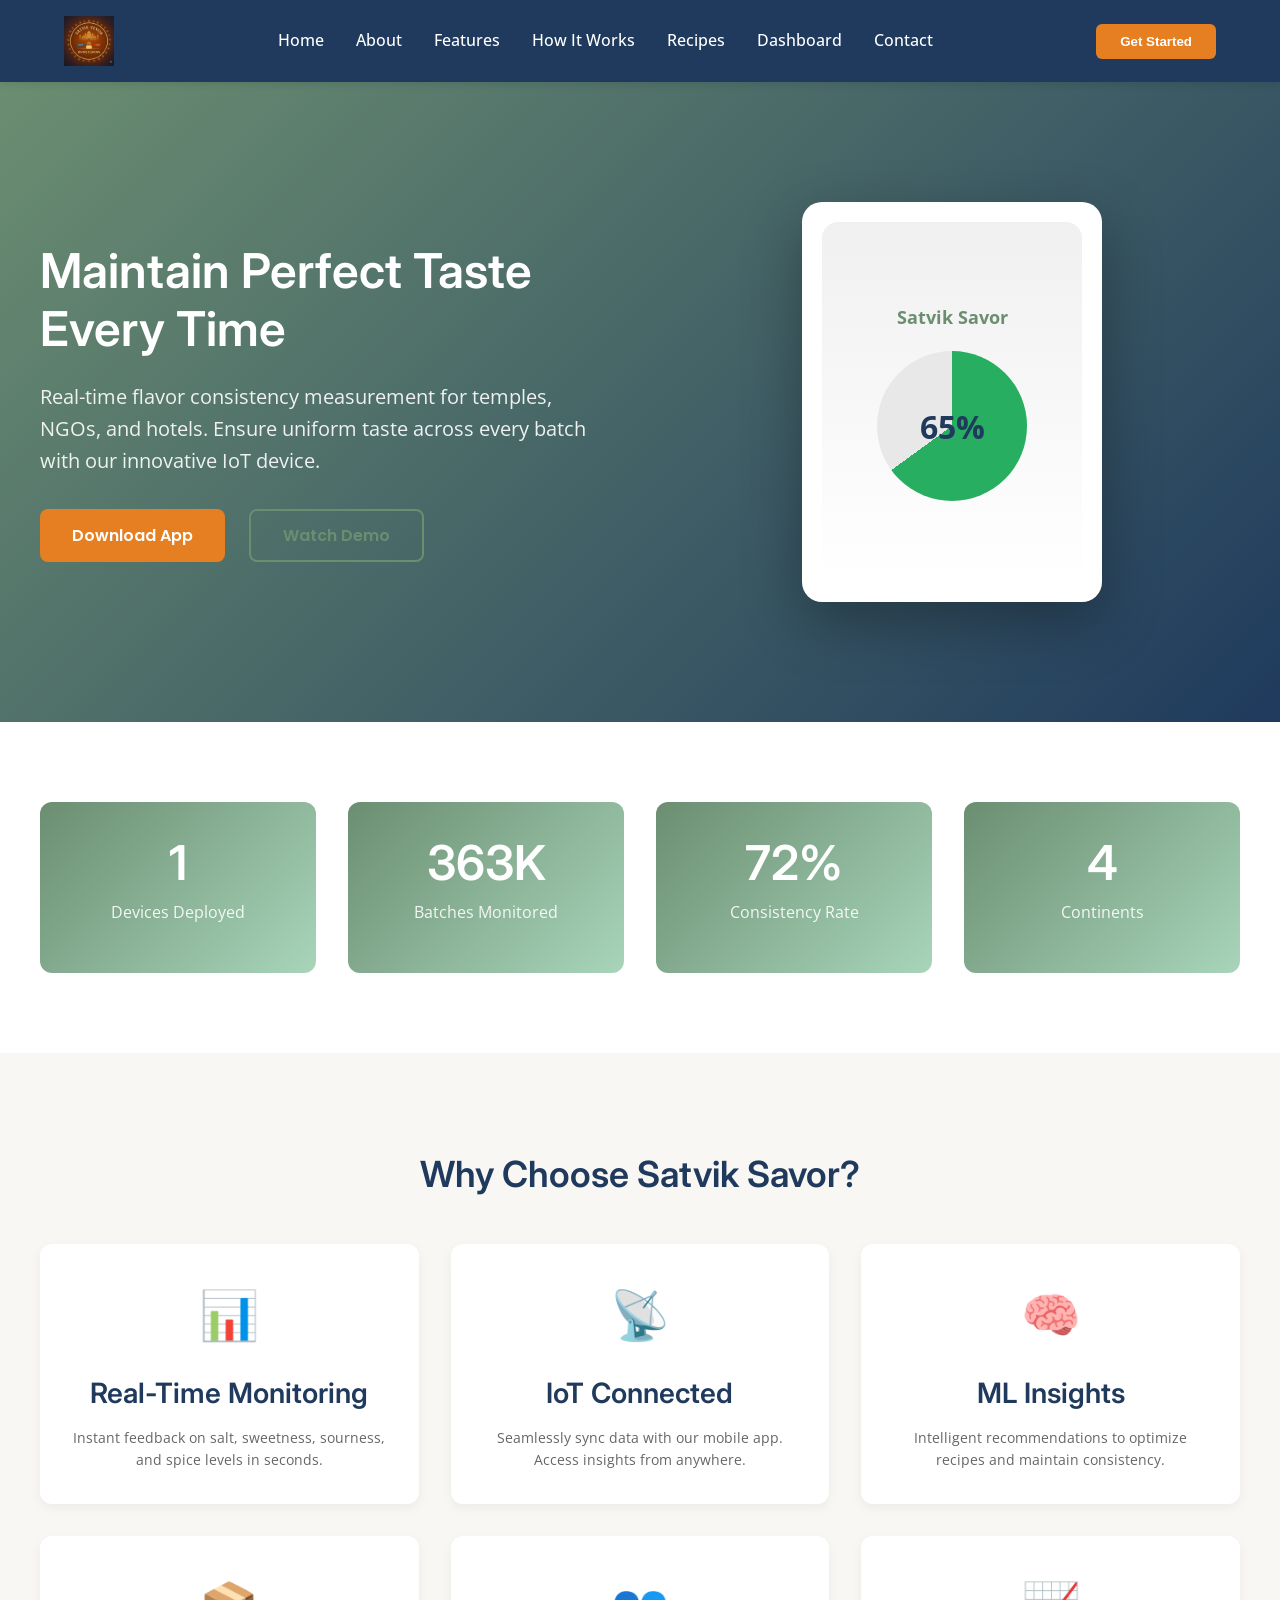
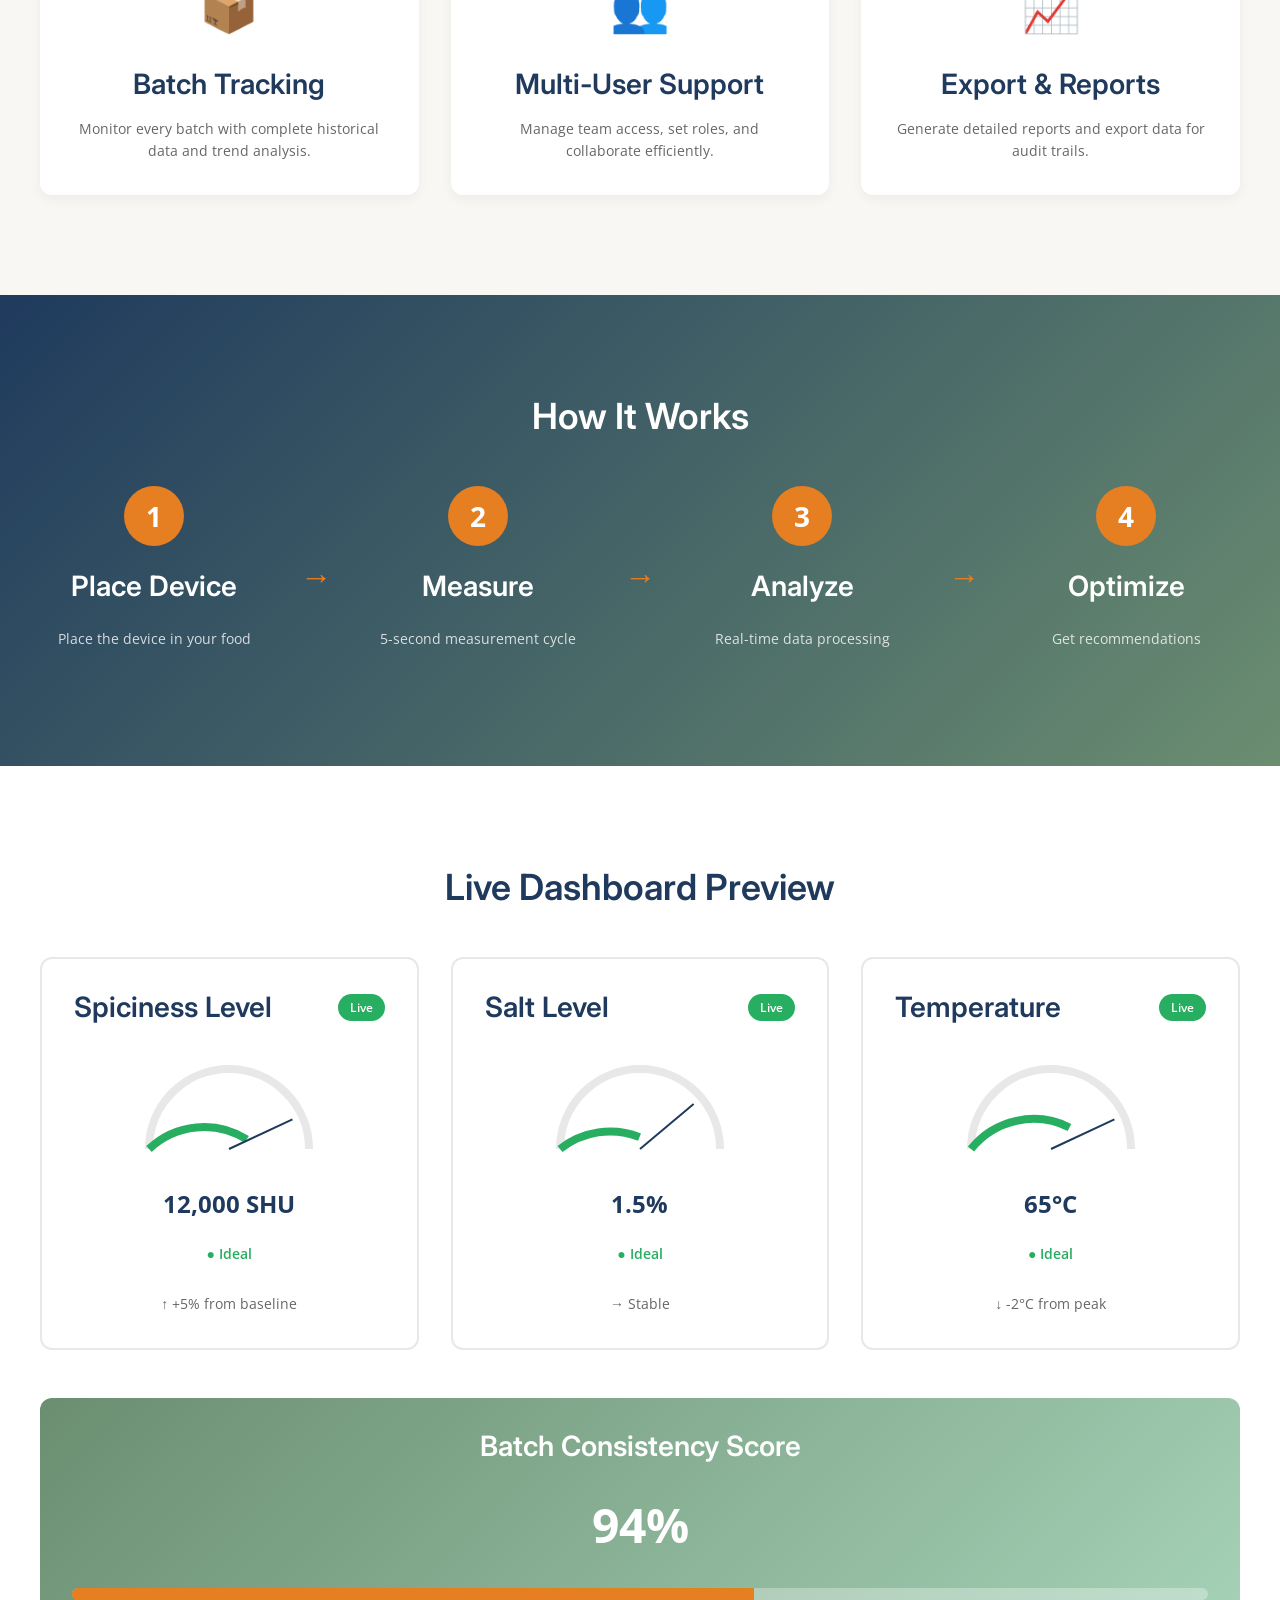
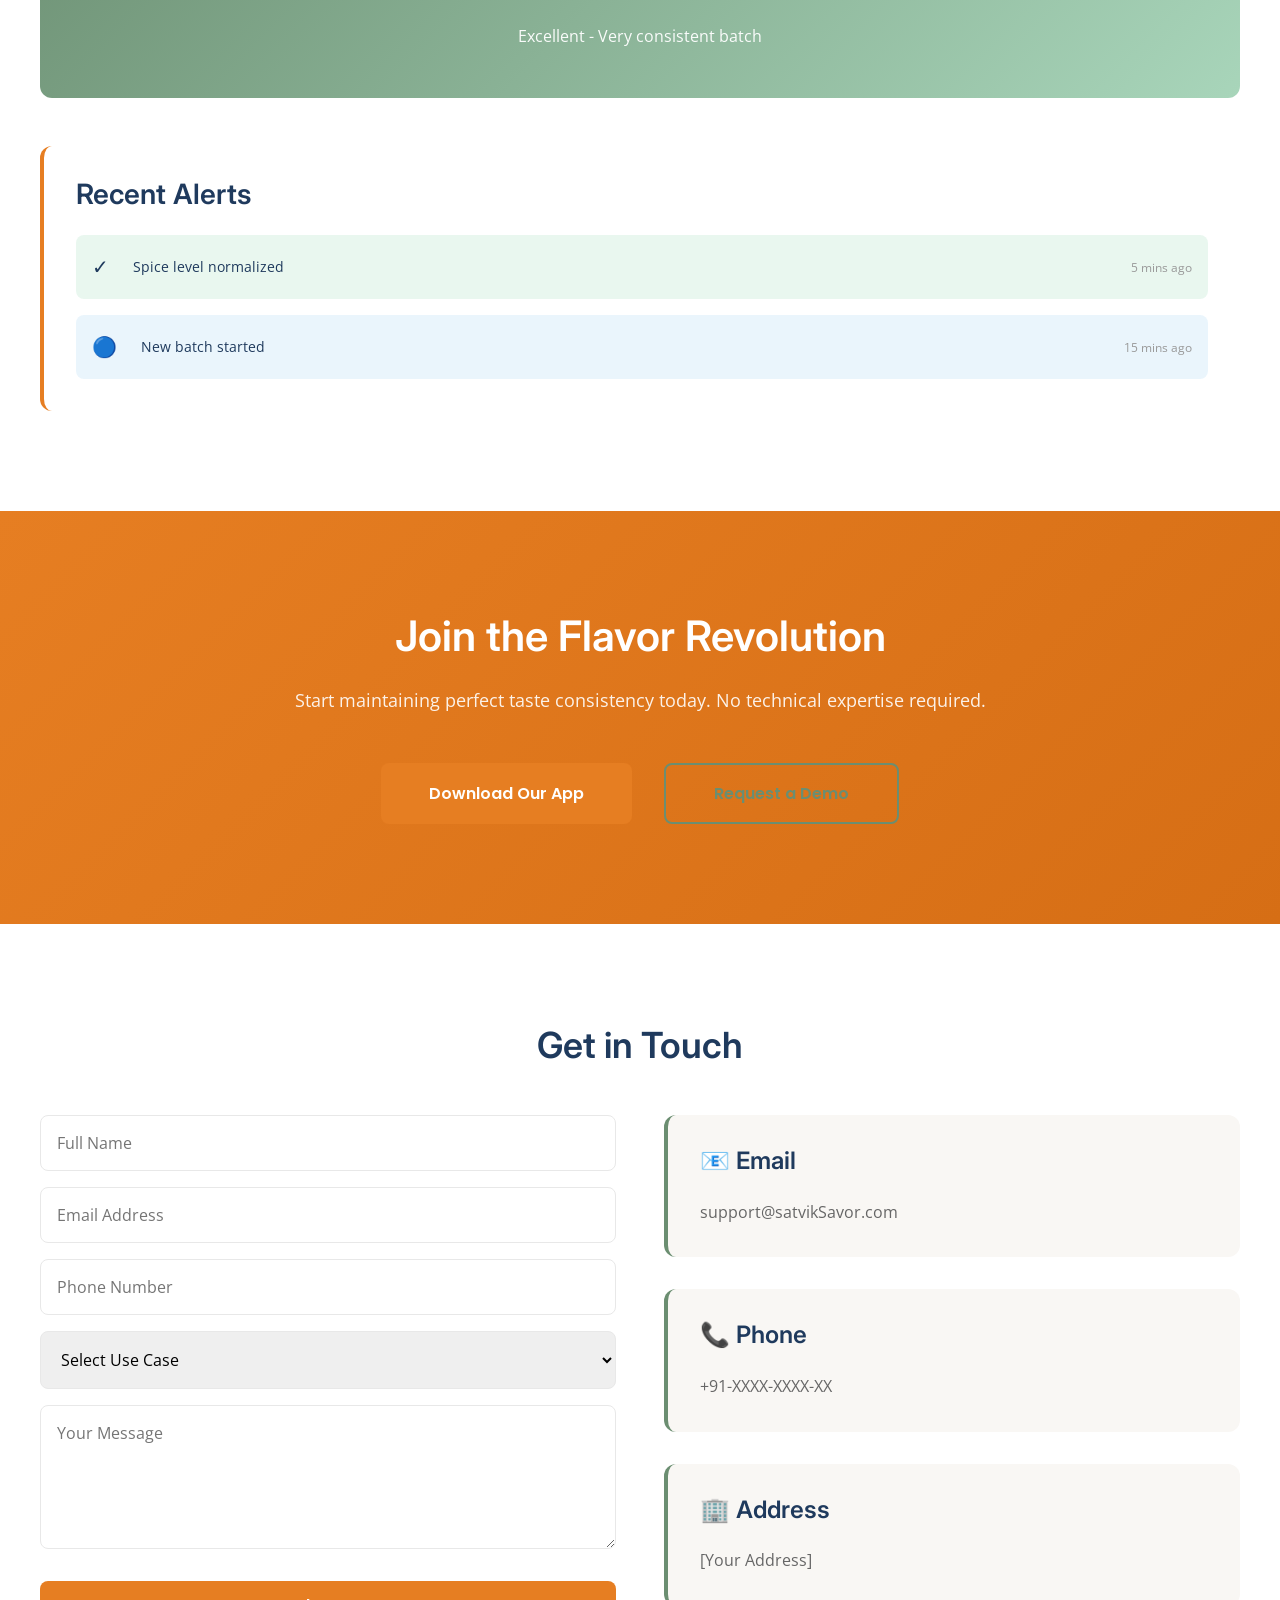
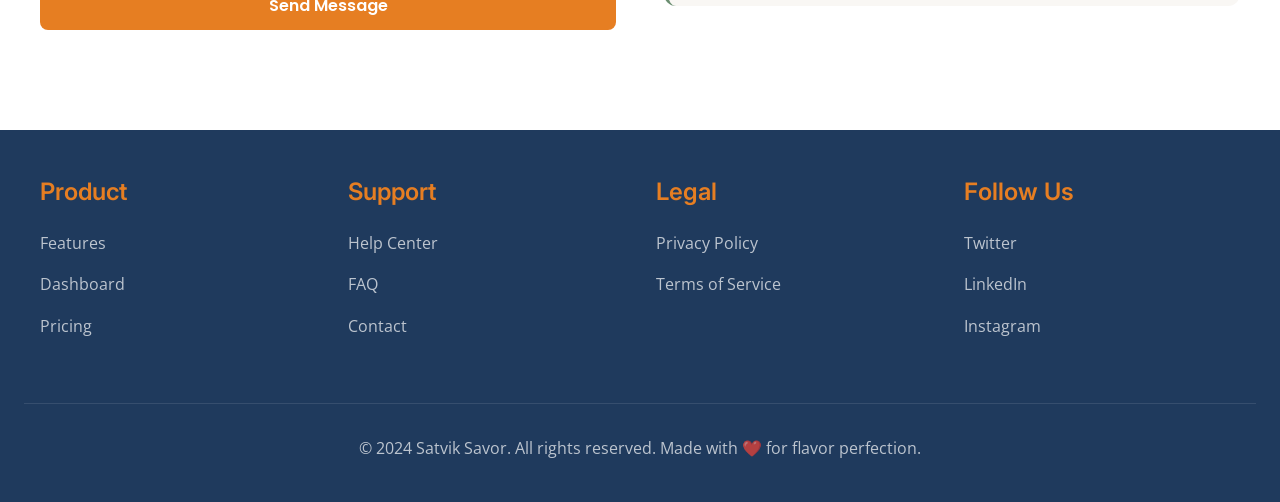
<file: index.html>
<!DOCTYPE html>
<html lang="en">
<head>
    <meta charset="UTF-8">
    <meta name="viewport" content="width=device-width, initial-scale=1.0">
    <title>Satvik Savor - Flavor Consistency Made Perfect</title>
    <link rel="stylesheet" href="css/styles.css">
    <link href="https://fonts.googleapis.com/css2?family=Poppins:wght@300;400;500;600;700&family=Inter:wght@400;500;600;700&family=Open+Sans:wght@400;500;600&display=swap" rel="stylesheet">
</head>
<body>
    <!-- Navigation -->
    <nav class="navbar">
        <div class="nav-container">
            <div class="nav-logo">
                <img src="assets/images/satviklogo.png" alt="Satvik Sevor Logo" class="logo-image">
            </div>
            <ul class="nav-menu">
                <li class="nav-item"><a href="#home" class="nav-link">Home</a></li>
                <li class="nav-item"><a href="#about" class="nav-link">About</a></li>
                <li class="nav-item"><a href="#features" class="nav-link">Features</a></li>
                <li class="nav-item"><a href="#how-it-works" class="nav-link">How It Works</a></li>
                <li class="nav-item"><a href="pages/recipes.html" class="nav-link">Recipes</a></li>
                <li class="nav-item"><a href="#dashboard" class="nav-link">Dashboard</a></li>
                <li class="nav-item"><a href="#contact" class="nav-link">Contact</a></li>
            </ul>
            <button class="nav-cta">Get Started</button>
            <div class="hamburger">
                <span></span>
                <span></span>
                <span></span>
            </div>
        </div>
    </nav>

    <!-- Hero Section -->
    <section id="home" class="hero">
        <div class="hero-container">
            <div class="hero-content">
                <h1 class="hero-title">Maintain Perfect Taste Every Time</h1>
                <p class="hero-subtitle">Real-time flavor consistency measurement for temples, NGOs, and hotels. Ensure uniform taste across every batch with our innovative IoT device.</p>
                <div class="hero-buttons">
                    <button class="btn btn-primary">Download App</button>
                    <button class="btn btn-secondary">Watch Demo</button>
                </div>
            </div>
            <div class="hero-image">
                <div class="device-mockup">
                    <div class="device-screen">
                        <div class="screen-header">Satvik Savor</div>
                        <div class="gauge-container">
                            <div class="gauge">65%</div>
                        </div>
                    </div>
                </div>
            </div>
        </div>
    </section>

    <!-- Stats Section -->
    <section class="stats">
        <div class="stats-container">
            <div class="stat-card">
                <h3>1,200+</h3>
                <p>Devices Deployed</p>
            </div>
            <div class="stat-card">
                <h3>500K+</h3>
                <p>Batches Monitored</p>
            </div>
            <div class="stat-card">
                <h3>99.2%</h3>
                <p>Consistency Rate</p>
            </div>
            <div class="stat-card">
                <h3>5</h3>
                <p>Continents</p>
            </div>
        </div>
    </section>

    <!-- Features Section -->
    <section id="features" class="features">
        <div class="features-container">
            <h2>Why Choose Satvik Savor?</h2>
            <div class="features-grid">
                <div class="feature-card">
                    <div class="feature-icon">📊</div>
                    <h3>Real-Time Monitoring</h3>
                    <p>Instant feedback on salt, sweetness, sourness, and spice levels in seconds.</p>
                </div>
                <div class="feature-card">
                    <div class="feature-icon">📡</div>
                    <h3>IoT Connected</h3>
                    <p>Seamlessly sync data with our mobile app. Access insights from anywhere.</p>
                </div>
                <div class="feature-card">
                    <div class="feature-icon">🧠</div>
                    <h3>ML Insights</h3>
                    <p>Intelligent recommendations to optimize recipes and maintain consistency.</p>
                </div>
                <div class="feature-card">
                    <div class="feature-icon">📦</div>
                    <h3>Batch Tracking</h3>
                    <p>Monitor every batch with complete historical data and trend analysis.</p>
                </div>
                <div class="feature-card">
                    <div class="feature-icon">👥</div>
                    <h3>Multi-User Support</h3>
                    <p>Manage team access, set roles, and collaborate efficiently.</p>
                </div>
                <div class="feature-card">
                    <div class="feature-icon">📈</div>
                    <h3>Export & Reports</h3>
                    <p>Generate detailed reports and export data for audit trails.</p>
                </div>
            </div>
        </div>
    </section>

    <!-- How It Works Section -->
    <section id="how-it-works" class="how-it-works">
        <div class="how-container">
            <h2>How It Works</h2>
            <div class="steps-container">
                <div class="step">
                    <div class="step-number">1</div>
                    <h3>Place Device</h3>
                    <p>Place the device in your food</p>
                </div>
                <div class="arrow">→</div>
                <div class="step">
                    <div class="step-number">2</div>
                    <h3>Measure</h3>
                    <p>5-second measurement cycle</p>
                </div>
                <div class="arrow">→</div>
                <div class="step">
                    <div class="step-number">3</div>
                    <h3>Analyze</h3>
                    <p>Real-time data processing</p>
                </div>
                <div class="arrow">→</div>
                <div class="step">
                    <div class="step-number">4</div>
                    <h3>Optimize</h3>
                    <p>Get recommendations</p>
                </div>
            </div>
        </div>
    </section>

    <!-- Dashboard Preview Section -->
    <section id="dashboard" class="dashboard-section">
        <div class="dashboard-container">
            <h2>Live Dashboard Preview</h2>
            <div class="dashboard-grid">
                <div class="sensor-card">
                    <div class="sensor-header">
                        <h3>Spiciness Level</h3>
                        <span class="time-badge">Live</span>
                    </div>
                    <div class="gauge-meter" id="spice-gauge">
                        <svg viewBox="0 0 200 120" class="gauge-svg">
                            <path d="M 20 100 A 80 80 0 0 1 180 100" class="gauge-bg"></path>
                            <path d="M 20 100 A 80 80 0 0 1 130 100" class="gauge-fill" style="stroke-dasharray: 65%"></path>
                            <line x1="100" y1="100" x2="100" y2="30" class="gauge-needle" style="transform: rotate(65deg); transform-origin: 100px 100px;"></line>
                        </svg>
                        <div class="gauge-value">12,000 SHU</div>
                        <div class="gauge-status ideal">● Ideal</div>
                    </div>
                    <div class="trend">↑ +5% from baseline</div>
                </div>

                <div class="sensor-card">
                    <div class="sensor-header">
                        <h3>Salt Level</h3>
                        <span class="time-badge">Live</span>
                    </div>
                    <div class="gauge-meter" id="salt-gauge">
                        <svg viewBox="0 0 200 120" class="gauge-svg">
                            <path d="M 20 100 A 80 80 0 0 1 180 100" class="gauge-bg"></path>
                            <path d="M 20 100 A 80 80 0 0 1 120 100" class="gauge-fill" style="stroke-dasharray: 50%"></path>
                            <line x1="100" y1="100" x2="100" y2="30" class="gauge-needle" style="transform: rotate(50deg); transform-origin: 100px 100px;"></line>
                        </svg>
                        <div class="gauge-value">1.5%</div>
                        <div class="gauge-status ideal">● Ideal</div>
                    </div>
                    <div class="trend">→ Stable</div>
                </div>

                <div class="sensor-card">
                    <div class="sensor-header">
                        <h3>Temperature</h3>
                        <span class="time-badge">Live</span>
                    </div>
                    <div class="gauge-meter" id="temp-gauge">
                        <svg viewBox="0 0 200 120" class="gauge-svg">
                            <path d="M 20 100 A 80 80 0 0 1 180 100" class="gauge-bg"></path>
                            <path d="M 20 100 A 80 80 0 0 1 145 100" class="gauge-fill" style="stroke-dasharray: 65%"></path>
                            <line x1="100" y1="100" x2="100" y2="30" class="gauge-needle" style="transform: rotate(65deg); transform-origin: 100px 100px;"></line>
                        </svg>
                        <div class="gauge-value">65°C</div>
                        <div class="gauge-status ideal">● Ideal</div>
                    </div>
                    <div class="trend">↓ -2°C from peak</div>
                </div>
            </div>

            <!-- Consistency Score -->
            <div class="consistency-score">
                <h3>Batch Consistency Score</h3>
                <div class="score-display">
                    <div class="score-number">94%</div>
                    <div class="score-bar">
                        <div class="score-fill" style="width: 94%"></div>
                    </div>
                    <p class="score-status">Excellent - Very consistent batch</p>
                </div>
            </div>

            <!-- Alerts Section -->
            <div class="alerts-section">
                <h3>Recent Alerts</h3>
                <div class="alerts-list">
                    <div class="alert alert-success">
                        <span class="alert-icon">✓</span>
                        <span class="alert-text">Spice level normalized</span>
                        <span class="alert-time">5 mins ago</span>
                    </div>
                    <div class="alert alert-info">
                        <span class="alert-icon">🔵</span>
                        <span class="alert-text">New batch started</span>
                        <span class="alert-time">15 mins ago</span>
                    </div>
                </div>
            </div>
        </div>
    </section>

    <!-- CTA Section -->
    <section class="cta-section">
        <h2>Join the Flavor Revolution</h2>
        <p>Start maintaining perfect taste consistency today. No technical expertise required.</p>
        <div class="cta-buttons">
            <button class="btn btn-primary btn-large">Download Our App</button>
            <button class="btn btn-secondary btn-large">Request a Demo</button>
        </div>
    </section>

    <!-- Contact Section -->
    <section id="contact" class="contact">
        <div class="contact-container">
            <h2>Get in Touch</h2>
            <div class="contact-content">
                <form class="contact-form" id="contactForm" action="https://formspree.io/f/xrbnzqkn" method="POST">
                    <input type="text" name="name" placeholder="Full Name" required>
                    <input type="email" name="email" placeholder="Email Address" required>
                    <input type="tel" name="phone" placeholder="Phone Number">
                    <select name="use_case" required>
                        <option value="">Select Use Case</option>
                        <option value="temple">Temple</option>
                        <option value="ngo">NGO</option>
                        <option value="hotel">Hotel/Restaurant</option>
                        <option value="other">Other</option>
                    </select>
                    <textarea name="message" placeholder="Your Message" rows="5" required></textarea>
                    <input type="hidden" name="_captcha" value="false">
                    <button type="submit" class="btn btn-primary">Send Message</button>
                </form>
                <div class="contact-info">
                    <div class="info-card">
                        <h4>📧 Email</h4>
                        <p>support@satvikSavor.com</p>
                    </div>
                    <div class="info-card">
                        <h4>📞 Phone</h4>
                        <p>+91-XXXX-XXXX-XX</p>
                    </div>
                    <div class="info-card">
                        <h4>🏢 Address</h4>
                        <p>[Your Address]</p>
                    </div>
                </div>
            </div>
        </div>
    </section>

    <!-- Footer -->
    <footer class="footer">
        <div class="footer-container">
            <div class="footer-section">
                <h4>Product</h4>
                <ul>
                    <li><a href="#features">Features</a></li>
                    <li><a href="#dashboard">Dashboard</a></li>
                    <li><a href="#">Pricing</a></li>
                </ul>
            </div>
            <div class="footer-section">
                <h4>Support</h4>
                <ul>
                    <li><a href="#">Help Center</a></li>
                    <li><a href="#">FAQ</a></li>
                    <li><a href="#">Contact</a></li>
                </ul>
            </div>
            <div class="footer-section">
                <h4>Legal</h4>
                <ul>
                    <li><a href="#">Privacy Policy</a></li>
                    <li><a href="#">Terms of Service</a></li>
                </ul>
            </div>
            <div class="footer-section">
                <h4>Follow Us</h4>
                <ul>
                    <li><a href="#">Twitter</a></li>
                    <li><a href="#">LinkedIn</a></li>
                    <li><a href="#">Instagram</a></li>
                </ul>
            </div>
        </div>
        <div class="footer-bottom">
            <p>&copy; 2024 Satvik Savor. All rights reserved. Made with ❤️ for flavor perfection.</p>
        </div>
    </footer>

    <script src="js/main.js"></script>
</body>
</html>
</file>
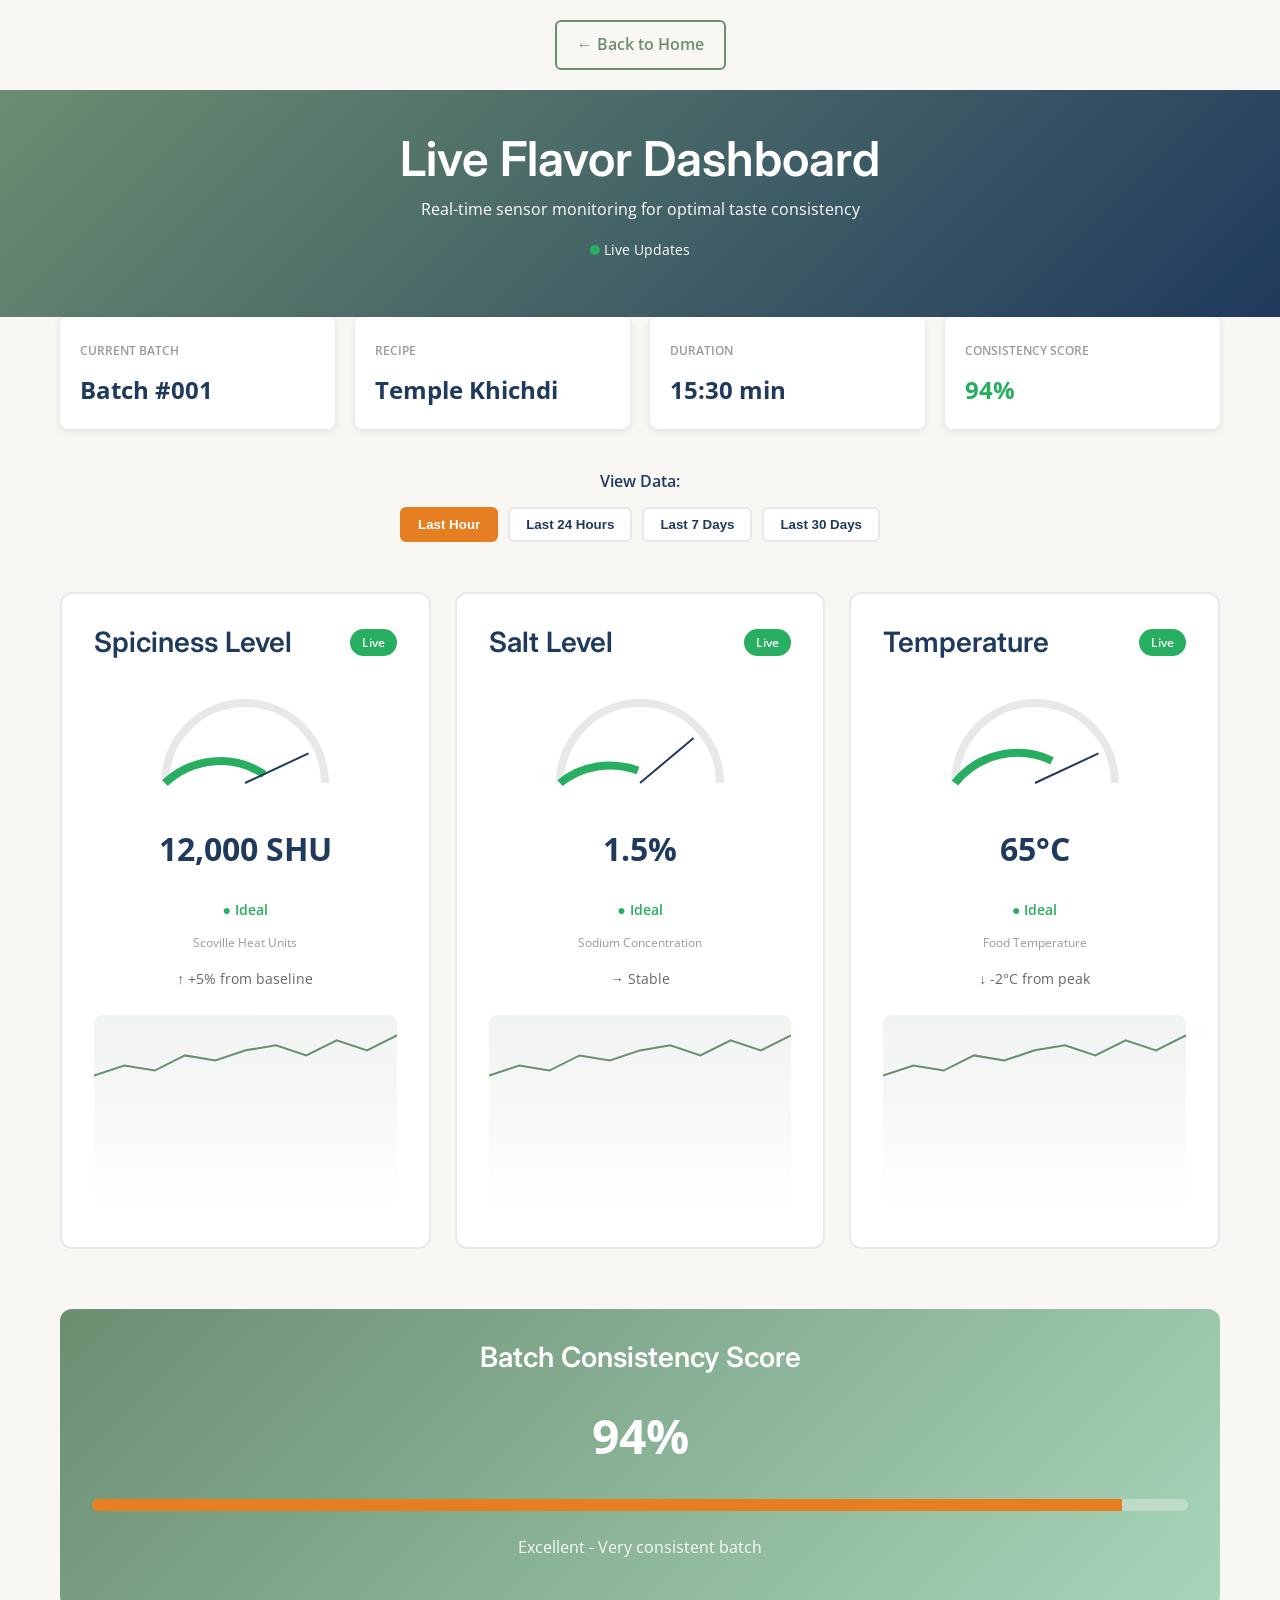
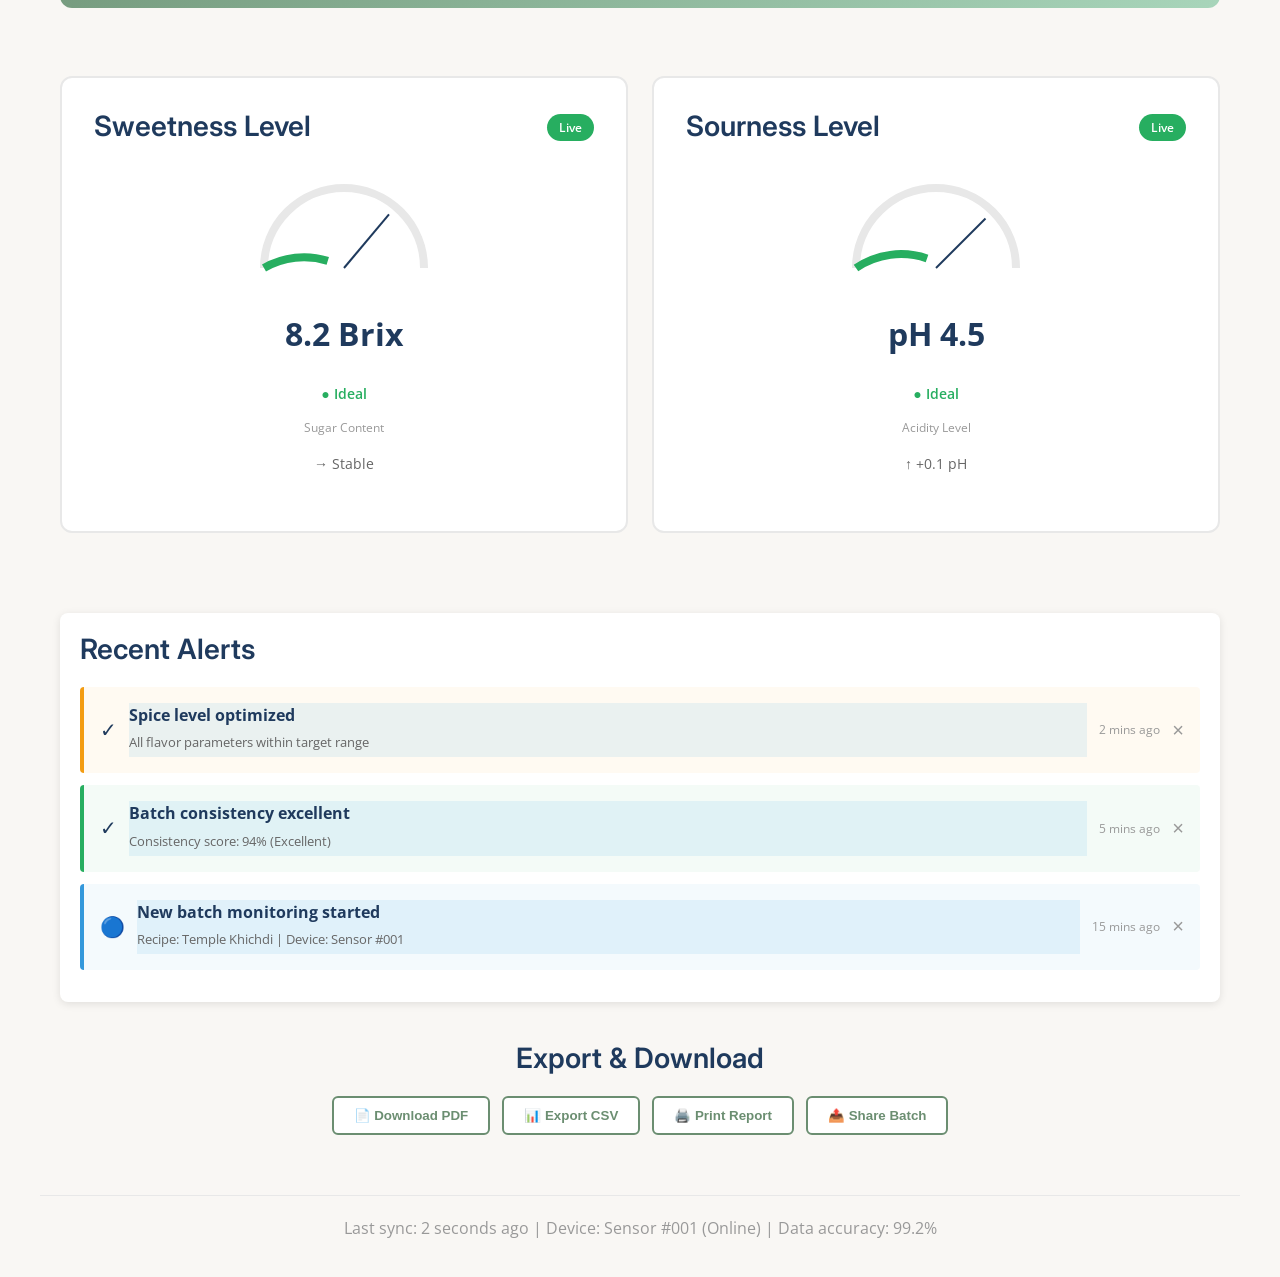
<file: pages/dashboard.html>
<!DOCTYPE html>
<html lang="en">
<head>
    <meta charset="UTF-8">
    <meta name="viewport" content="width=device-width, initial-scale=1.0">
    <title>Satvik Savor - Live Dashboard</title>
    <link rel="stylesheet" href="../css/styles.css">
    <style>
        /* Dashboard-specific styles */
        .dashboard-header {
            background: linear-gradient(135deg, var(--sage-green) 0%, var(--deep-navy) 100%);
            color: white;
            padding: 40px 20px;
            text-align: center;
        }

        .dashboard-header h1 {
            color: white;
            margin-bottom: 10px;
        }

        .batch-info {
            display: grid;
            grid-template-columns: repeat(auto-fit, minmax(200px, 1fr));
            gap: 20px;
            margin-bottom: 40px;
            padding: 0 20px;
        }

        .batch-detail {
            background: white;
            padding: 20px;
            border-radius: 8px;
            box-shadow: 0 2px 8px rgba(0, 0, 0, 0.1);
        }

        .batch-detail label {
            font-size: 12px;
            color: #999;
            text-transform: uppercase;
            font-weight: 600;
        }

        .batch-detail .value {
            font-size: 24px;
            font-weight: 700;
            color: var(--deep-navy);
            margin-top: 8px;
        }

        .real-time-indicator {
            display: inline-block;
            width: 10px;
            height: 10px;
            background-color: var(--success-green);
            border-radius: 50%;
            animation: pulse 1s infinite;
        }

        @keyframes pulse {
            0%, 100% { opacity: 1; }
            50% { opacity: 0.5; }
        }

        .gauge-display {
            font-size: 32px;
            font-weight: 700;
            color: var(--deep-navy);
            margin: 20px 0;
        }

        .gauge-sub-text {
            font-size: 12px;
            color: #999;
            margin-top: 8px;
        }

        .sensor-grid {
            display: grid;
            grid-template-columns: repeat(auto-fit, minmax(320px, 1fr));
            gap: 24px;
            padding: 20px;
        }

        .trend-chart {
            margin-top: 20px;
            height: 200px;
            background: linear-gradient(180deg, rgba(107, 142, 113, 0.1) 0%, transparent 100%);
            border-radius: 8px;
            position: relative;
            overflow: hidden;
        }

        .chart-line {
            position: absolute;
            bottom: 0;
            left: 0;
            width: 100%;
            height: 100%;
            background: url('data:image/svg+xml,<svg xmlns="http://www.w3.org/2000/svg" viewBox="0 0 300 100"><polyline points="0,60 30,50 60,55 90,40 120,45 150,35 180,30 210,40 240,25 270,35 300,20" fill="none" stroke="%236B8E71" stroke-width="2"/></svg>') no-repeat;
            background-size: contain;
        }

        .export-section {
            padding: 20px;
            text-align: center;
        }

        .export-buttons {
            display: flex;
            gap: 12px;
            justify-content: center;
            flex-wrap: wrap;
        }

        .export-btn {
            background-color: white;
            border: 2px solid var(--sage-green);
            color: var(--sage-green);
            padding: 10px 20px;
            border-radius: 6px;
            cursor: pointer;
            font-weight: 600;
            transition: all 0.3s ease;
        }

        .export-btn:hover {
            background-color: var(--sage-green);
            color: white;
        }

        .time-range-selector {
            display: flex;
            gap: 10px;
            margin-bottom: 20px;
            justify-content: center;
            flex-wrap: wrap;
        }

        .time-btn {
            padding: 8px 16px;
            border: 2px solid var(--soft-gray);
            background: white;
            border-radius: 6px;
            cursor: pointer;
            font-weight: 600;
            color: var(--deep-navy);
            transition: all 0.3s ease;
        }

        .time-btn.active {
            background-color: var(--saffron-orange);
            border-color: var(--saffron-orange);
            color: white;
        }

        .time-btn:hover {
            border-color: var(--saffron-orange);
        }

        .alerts-container {
            background: white;
            padding: 20px;
            border-radius: 8px;
            box-shadow: 0 2px 8px rgba(0, 0, 0, 0.1);
        }

        .alert-item {
            padding: 16px;
            border-left: 4px solid var(--warning-amber);
            background-color: rgba(243, 156, 18, 0.05);
            border-radius: 4px;
            margin-bottom: 12px;
            display: flex;
            align-items: center;
            gap: 12px;
        }

        .alert-icon {
            font-size: 20px;
        }

        .alert-info {
            flex: 1;
        }

        .alert-time {
            font-size: 12px;
            color: #999;
            white-space: nowrap;
        }

        .dismiss-btn {
            background: none;
            border: none;
            color: #999;
            cursor: pointer;
            font-size: 20px;
        }

        .dashboard-footer {
            text-align: center;
            padding: 20px;
            color: #999;
            font-size: 12px;
            border-top: 1px solid var(--soft-gray);
            margin-top: 40px;
        }

        .nav-back {
            padding: 20px;
            text-align: center;
        }

        .nav-back a {
            color: var(--sage-green);
            text-decoration: none;
            font-weight: 600;
            display: inline-block;
            padding: 10px 20px;
            border: 2px solid var(--sage-green);
            border-radius: 6px;
            transition: all 0.3s ease;
        }

        .nav-back a:hover {
            background-color: var(--sage-green);
            color: white;
        }
    </style>
    <link href="https://fonts.googleapis.com/css2?family=Poppins:wght@300;400;500;600;700&family=Inter:wght@400;500;600;700&family=Open+Sans:wght@400;500;600&display=swap" rel="stylesheet">
</head>
<body>
    <!-- Navigation Back -->
    <div class="nav-back">
        <a href="../index.html">← Back to Home</a>
    </div>

    <!-- Dashboard Header -->
    <div class="dashboard-header">
        <h1>Live Flavor Dashboard</h1>
        <p>Real-time sensor monitoring for optimal taste consistency</p>
        <p style="margin-top: 10px; font-size: 14px;">
            <span class="real-time-indicator"></span> Live Updates
        </p>
    </div>

    <!-- Batch Information -->
    <div style="max-width: 1200px; margin: 0 auto;">
        <div class="batch-info">
            <div class="batch-detail">
                <label>Current Batch</label>
                <div class="value">Batch #001</div>
            </div>
            <div class="batch-detail">
                <label>Recipe</label>
                <div class="value">Temple Khichdi</div>
            </div>
            <div class="batch-detail">
                <label>Duration</label>
                <div class="value">15:30 min</div>
            </div>
            <div class="batch-detail">
                <label>Consistency Score</label>
                <div class="value" style="color: var(--success-green);">94%</div>
            </div>
        </div>

        <!-- Time Range Selector -->
        <div style="text-align: center; margin: 30px 20px;">
            <label style="display: block; margin-bottom: 12px; font-weight: 600;">View Data:</label>
            <div class="time-range-selector">
                <button class="time-btn active" onclick="updateTimeRange('1h')">Last Hour</button>
                <button class="time-btn" onclick="updateTimeRange('24h')">Last 24 Hours</button>
                <button class="time-btn" onclick="updateTimeRange('7d')">Last 7 Days</button>
                <button class="time-btn" onclick="updateTimeRange('30d')">Last 30 Days</button>
            </div>
        </div>

        <!-- Real-Time Sensor Gauges -->
        <div class="sensor-grid">
            <!-- Spiciness Gauge -->
            <div class="sensor-card">
                <div class="sensor-header">
                    <h3>Spiciness Level</h3>
                    <span class="time-badge">Live</span>
                </div>
                <div class="gauge-meter" id="spice-gauge">
                    <svg viewBox="0 0 200 120" class="gauge-svg">
                        <path d="M 20 100 A 80 80 0 0 1 180 100" class="gauge-bg"></path>
                        <path d="M 20 100 A 80 80 0 0 1 130 100" class="gauge-fill" id="spice-fill" style="stroke-dasharray: 65%"></path>
                        <line x1="100" y1="100" x2="100" y2="30" class="gauge-needle" id="spice-needle" style="transform: rotate(65deg); transform-origin: 100px 100px;"></line>
                    </svg>
                    <div class="gauge-display">12,000 SHU</div>
                    <div class="gauge-status ideal">● Ideal</div>
                    <div class="gauge-sub-text">Scoville Heat Units</div>
                    <div class="trend">↑ +5% from baseline</div>
                </div>
                <div class="trend-chart">
                    <div class="chart-line"></div>
                </div>
            </div>

            <!-- Salt Gauge -->
            <div class="sensor-card">
                <div class="sensor-header">
                    <h3>Salt Level</h3>
                    <span class="time-badge">Live</span>
                </div>
                <div class="gauge-meter" id="salt-gauge">
                    <svg viewBox="0 0 200 120" class="gauge-svg">
                        <path d="M 20 100 A 80 80 0 0 1 180 100" class="gauge-bg"></path>
                        <path d="M 20 100 A 80 80 0 0 1 120 100" class="gauge-fill" id="salt-fill" style="stroke-dasharray: 50%"></path>
                        <line x1="100" y1="100" x2="100" y2="30" class="gauge-needle" id="salt-needle" style="transform: rotate(50deg); transform-origin: 100px 100px;"></line>
                    </svg>
                    <div class="gauge-display">1.5%</div>
                    <div class="gauge-status ideal">● Ideal</div>
                    <div class="gauge-sub-text">Sodium Concentration</div>
                    <div class="trend">→ Stable</div>
                </div>
                <div class="trend-chart">
                    <div class="chart-line"></div>
                </div>
            </div>

            <!-- Temperature Gauge -->
            <div class="sensor-card">
                <div class="sensor-header">
                    <h3>Temperature</h3>
                    <span class="time-badge">Live</span>
                </div>
                <div class="gauge-meter" id="temp-gauge">
                    <svg viewBox="0 0 200 120" class="gauge-svg">
                        <path d="M 20 100 A 80 80 0 0 1 180 100" class="gauge-bg"></path>
                        <path d="M 20 100 A 80 80 0 0 1 145 100" class="gauge-fill" id="temp-fill" style="stroke-dasharray: 65%"></path>
                        <line x1="100" y1="100" x2="100" y2="30" class="gauge-needle" id="temp-needle" style="transform: rotate(65deg); transform-origin: 100px 100px;"></line>
                    </svg>
                    <div class="gauge-display">65°C</div>
                    <div class="gauge-status ideal">● Ideal</div>
                    <div class="gauge-sub-text">Food Temperature</div>
                    <div class="trend">↓ -2°C from peak</div>
                </div>
                <div class="trend-chart">
                    <div class="chart-line"></div>
                </div>
            </div>
        </div>

        <!-- Consistency Score Card -->
        <div style="margin: 40px 20px;">
            <div class="consistency-score">
                <h3>Batch Consistency Score</h3>
                <div class="score-display">
                    <div class="score-number" id="consistency-score">94%</div>
                    <div class="score-bar">
                        <div class="score-fill" id="consistency-fill" style="width: 94%"></div>
                    </div>
                    <p class="score-status">Excellent - Very consistent batch</p>
                </div>
            </div>
        </div>

        <!-- Additional Sensors (Sweetness & Sourness) -->
        <div class="sensor-grid">
            <div class="sensor-card">
                <div class="sensor-header">
                    <h3>Sweetness Level</h3>
                    <span class="time-badge">Live</span>
                </div>
                <div class="gauge-meter">
                    <svg viewBox="0 0 200 120" class="gauge-svg">
                        <path d="M 20 100 A 80 80 0 0 1 180 100" class="gauge-bg"></path>
                        <path d="M 20 100 A 80 80 0 0 1 100 100" class="gauge-fill" style="stroke-dasharray: 40%"></path>
                        <line x1="100" y1="100" x2="100" y2="30" class="gauge-needle" style="transform: rotate(40deg); transform-origin: 100px 100px;"></line>
                    </svg>
                    <div class="gauge-display">8.2 Brix</div>
                    <div class="gauge-status ideal">● Ideal</div>
                    <div class="gauge-sub-text">Sugar Content</div>
                    <div class="trend">→ Stable</div>
                </div>
            </div>

            <div class="sensor-card">
                <div class="sensor-header">
                    <h3>Sourness Level</h3>
                    <span class="time-badge">Live</span>
                </div>
                <div class="gauge-meter">
                    <svg viewBox="0 0 200 120" class="gauge-svg">
                        <path d="M 20 100 A 80 80 0 0 1 180 100" class="gauge-bg"></path>
                        <path d="M 20 100 A 80 80 0 0 1 110 100" class="gauge-fill" style="stroke-dasharray: 45%"></path>
                        <line x1="100" y1="100" x2="100" y2="30" class="gauge-needle" style="transform: rotate(45deg); transform-origin: 100px 100px;"></line>
                    </svg>
                    <div class="gauge-display">pH 4.5</div>
                    <div class="gauge-status ideal">● Ideal</div>
                    <div class="gauge-sub-text">Acidity Level</div>
                    <div class="trend">↑ +0.1 pH</div>
                </div>
            </div>
        </div>

        <!-- Alerts Section -->
        <div style="padding: 20px; margin-top: 40px;">
            <div class="alerts-container">
                <h3 style="margin-bottom: 20px;">Recent Alerts</h3>
                
                <div class="alert-item">
                    <div class="alert-icon">✓</div>
                    <div class="alert-info">
                        <strong>Spice level optimized</strong>
                        <p style="margin: 4px 0; color: #666; font-size: 13px;">All flavor parameters within target range</p>
                    </div>
                    <div class="alert-time">2 mins ago</div>
                    <button class="dismiss-btn">×</button>
                </div>

                <div class="alert-item" style="border-left-color: var(--success-green); background-color: rgba(39, 174, 96, 0.05);">
                    <div class="alert-icon">✓</div>
                    <div class="alert-info">
                        <strong>Batch consistency excellent</strong>
                        <p style="margin: 4px 0; color: #666; font-size: 13px;">Consistency score: 94% (Excellent)</p>
                    </div>
                    <div class="alert-time">5 mins ago</div>
                    <button class="dismiss-btn">×</button>
                </div>

                <div class="alert-item" style="border-left-color: var(--info-blue); background-color: rgba(52, 152, 219, 0.05);">
                    <div class="alert-icon">🔵</div>
                    <div class="alert-info">
                        <strong>New batch monitoring started</strong>
                        <p style="margin: 4px 0; color: #666; font-size: 13px;">Recipe: Temple Khichdi | Device: Sensor #001</p>
                    </div>
                    <div class="alert-time">15 mins ago</div>
                    <button class="dismiss-btn">×</button>
                </div>
            </div>
        </div>

        <!-- Export Section -->
        <div class="export-section">
            <h3 style="margin-bottom: 20px;">Export & Download</h3>
            <div class="export-buttons">
                <button class="export-btn" onclick="exportPDF()">📄 Download PDF</button>
                <button class="export-btn" onclick="exportCSV()">📊 Export CSV</button>
                <button class="export-btn" onclick="printReport()">🖨️ Print Report</button>
                <button class="export-btn" onclick="shareBatch()">📤 Share Batch</button>
            </div>
        </div>

        <!-- Dashboard Footer -->
        <div class="dashboard-footer">
            <p>Last sync: 2 seconds ago | Device: Sensor #001 (Online) | Data accuracy: 99.2%</p>
        </div>
    </div>

    <script>
        // Sensor data simulator
        class DashboardSimulator {
            constructor() {
                this.baseSpice = 12000;
                this.baseSalt = 1.5;
                this.baseTemp = 65;
                this.spiceVariation = 500;
                this.saltVariation = 0.2;
                this.tempVariation = 2;
            }

            generateData() {
                return {
                    spice: this.baseSpice + (Math.random() - 0.5) * this.spiceVariation,
                    salt: this.baseSalt + (Math.random() - 0.5) * this.saltVariation,
                    temp: this.baseTemp + (Math.random() - 0.5) * this.tempVariation
                };
            }

            updateDashboard(data) {
                // Update Spiciness
                const spicePercent = (data.spice / 50000) * 100;
                document.getElementById('spice-fill').style.strokeDasharray = `${spicePercent}%`;
                document.getElementById('spice-needle').style.transform = `rotate(${spicePercent * 1.8}deg)`;

                // Update Salt
                const saltPercent = (data.salt / 5) * 100;
                document.getElementById('salt-fill').style.strokeDasharray = `${saltPercent}%`;
                document.getElementById('salt-needle').style.transform = `rotate(${saltPercent * 1.8}deg)`;

                // Update Temperature
                const tempPercent = (data.temp / 100) * 100;
                document.getElementById('temp-fill').style.strokeDasharray = `${tempPercent}%`;
                document.getElementById('temp-needle').style.transform = `rotate(${tempPercent * 1.8}deg)`;

                // Update consistency
                const consistency = Math.round((spicePercent + saltPercent + tempPercent) / 3);
                document.getElementById('consistency-score').textContent = consistency + '%';
                document.getElementById('consistency-fill').style.width = consistency + '%';
            }
        }

        // Initialize simulator
        const simulator = new DashboardSimulator();
        setInterval(() => {
            const data = simulator.generateData();
            simulator.updateDashboard(data);
        }, 3000);

        // Export functions
        function exportPDF() {
            alert('PDF export would be generated here with batch details, charts, and consistency metrics.');
        }

        function exportCSV() {
            alert('CSV file with all sensor readings would be downloaded.');
        }

        function printReport() {
            window.print();
        }

        function shareBatch() {
            alert('Share batch via email or link. Copy link: https://app.satvikSavor.com/batch/batch_001');
        }

        // Time range selector
        function updateTimeRange(range) {
            document.querySelectorAll('.time-btn').forEach(btn => {
                btn.classList.remove('active');
            });
            event.target.classList.add('active');
            console.log('Updated to: ' + range);
        }

        // Dismiss alert
        document.querySelectorAll('.dismiss-btn').forEach(btn => {
            btn.addEventListener('click', function() {
                this.parentElement.style.opacity = '0';
                setTimeout(() => {
                    this.parentElement.remove();
                }, 300);
            });
        });
    </script>
</body>
</html>
</file>
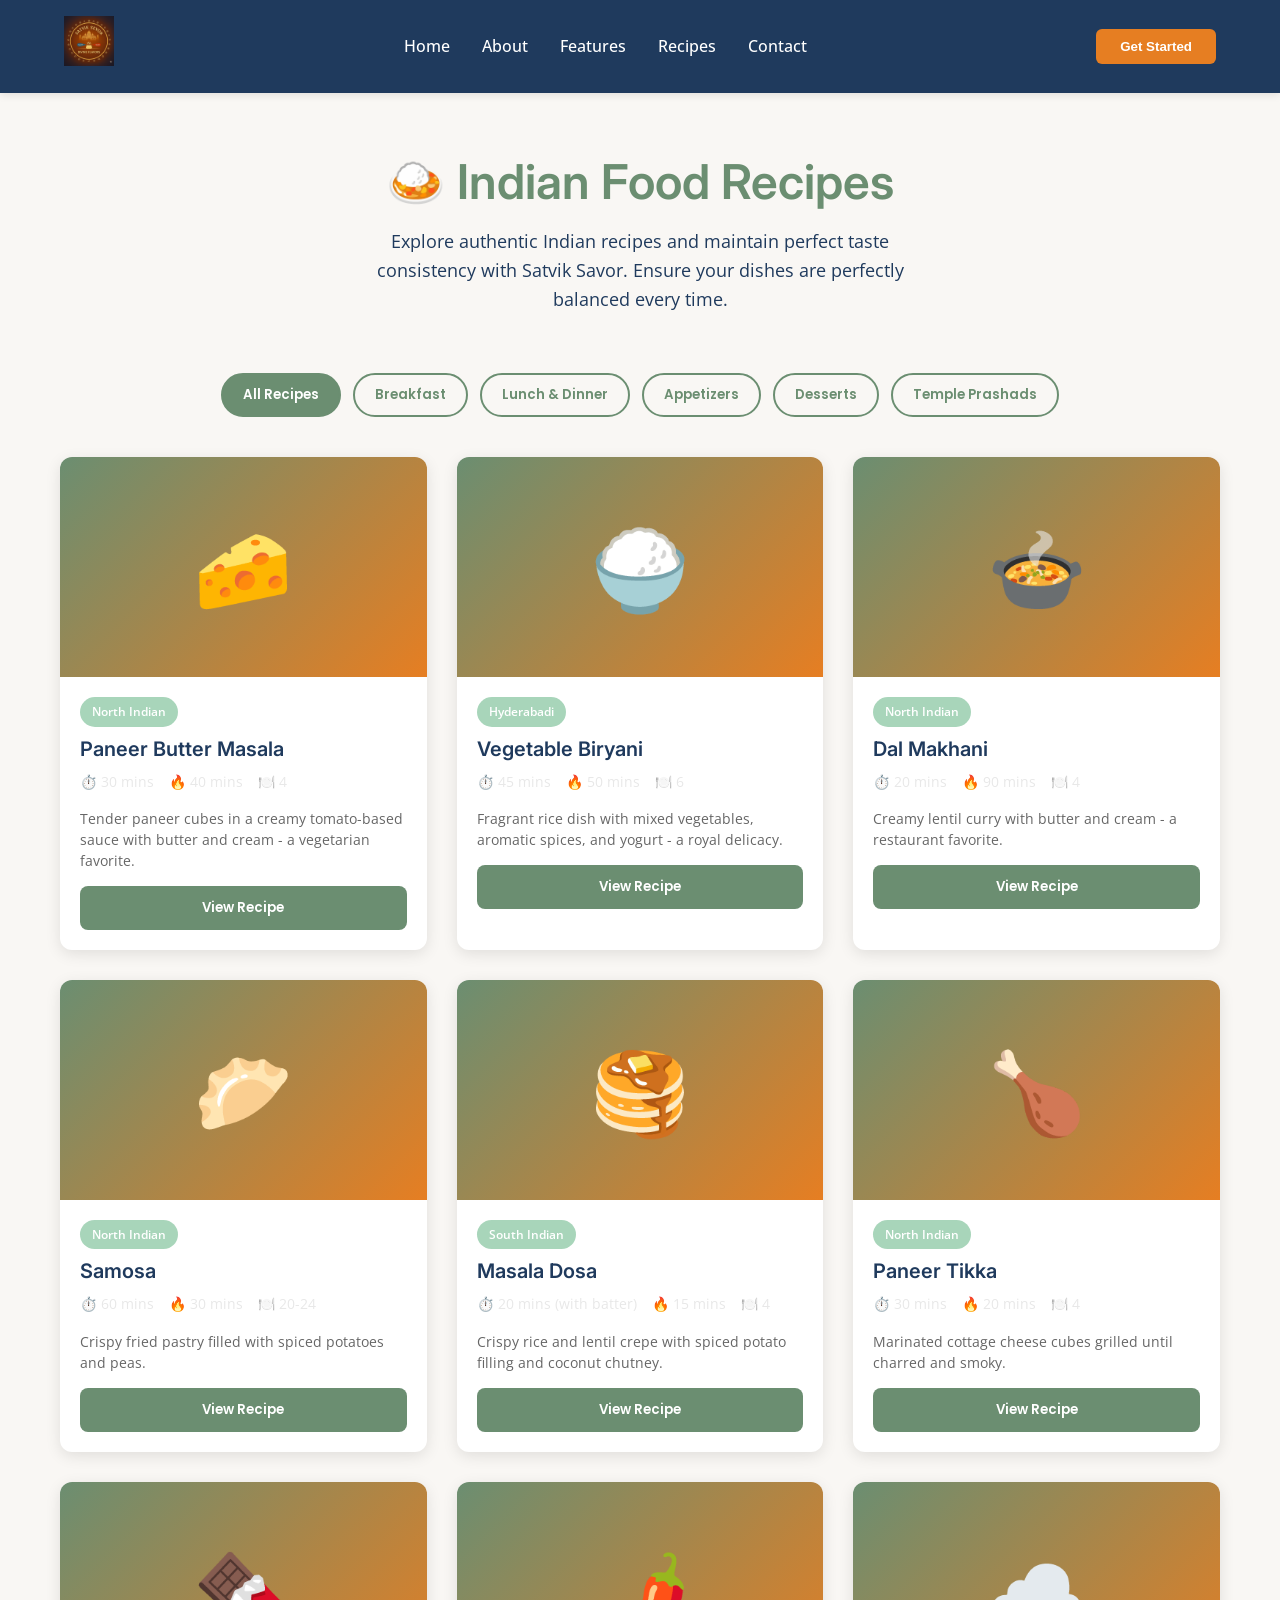
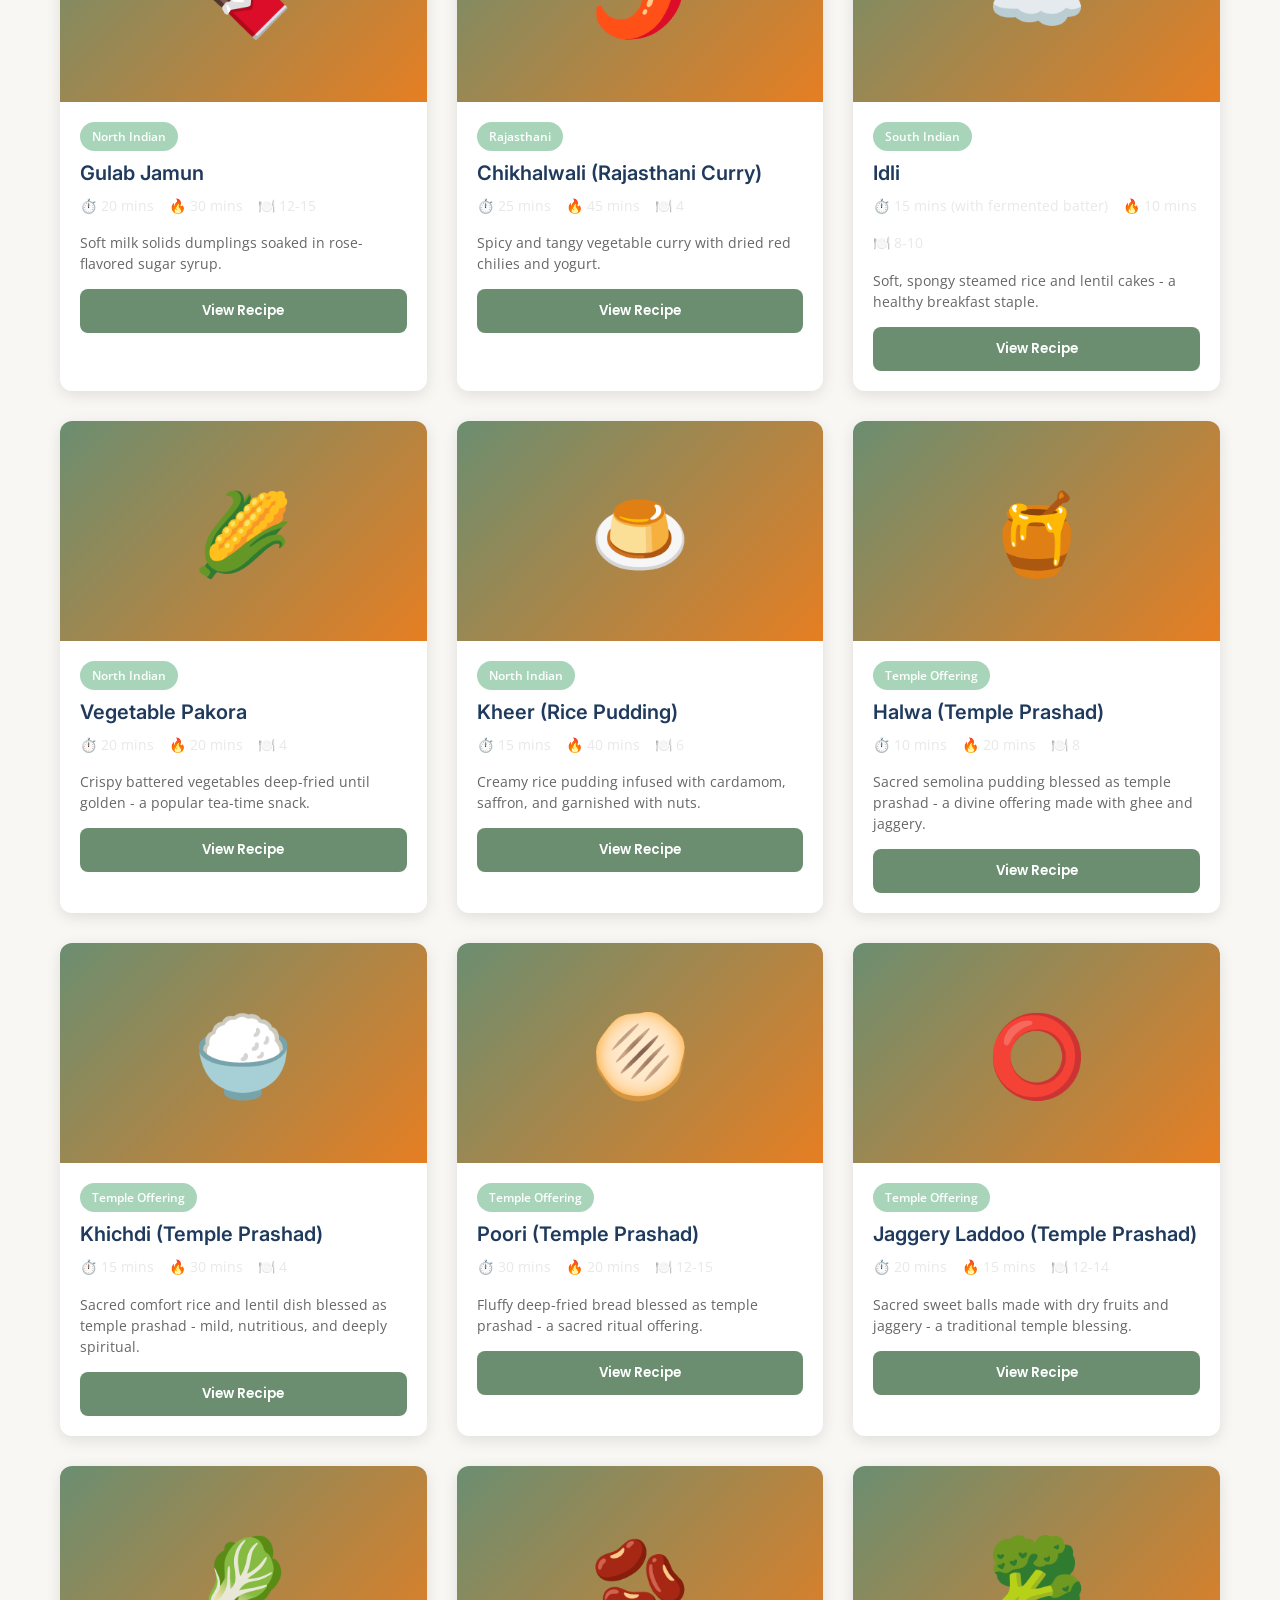
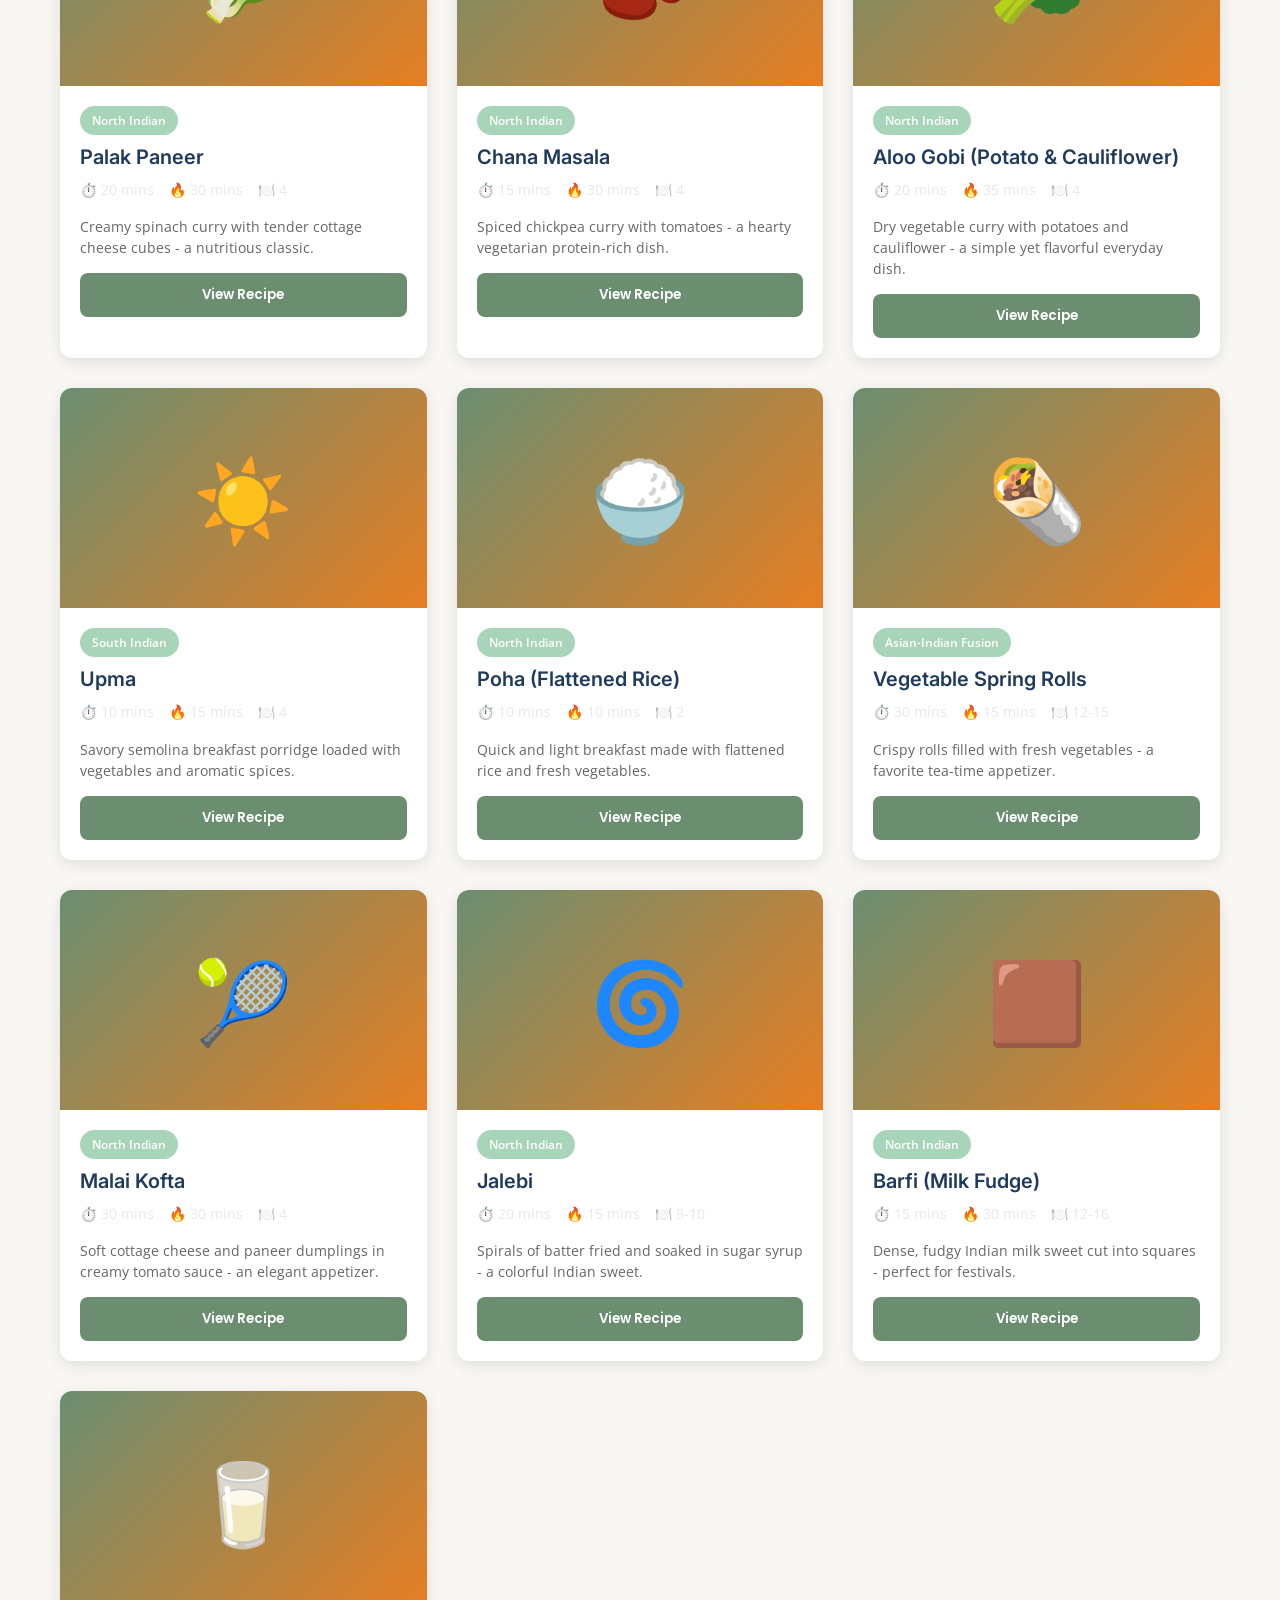
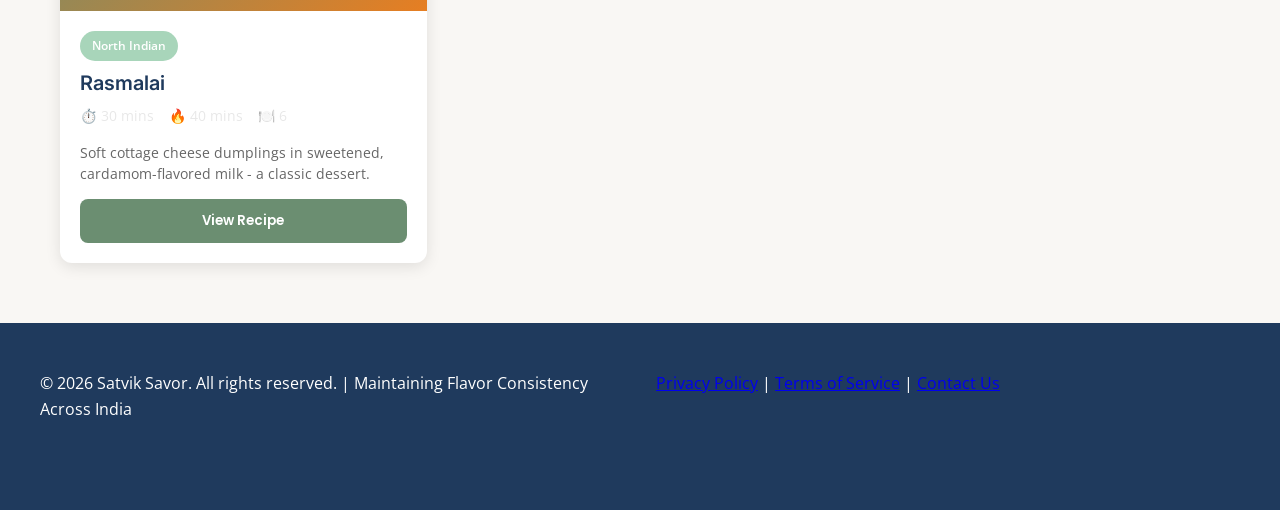
<file: pages/recipes.html>
<!DOCTYPE html>
<html lang="en">
<head>
    <meta charset="UTF-8">
    <meta name="viewport" content="width=device-width, initial-scale=1.0">
    <title>Indian Recipes - Satvik Savor</title>
    <link rel="stylesheet" href="../css/styles.css">
    <link href="https://fonts.googleapis.com/css2?family=Poppins:wght@300;400;500;600;700&family=Inter:wght@400;500;600;700&family=Open+Sans:wght@400;500;600&display=swap" rel="stylesheet">
    <style>
        .recipes-container {
            max-width: 1200px;
            margin: 60px auto;
            padding: 0 20px;
        }

        .recipes-header {
            text-align: center;
            margin-bottom: 60px;
        }

        .recipes-header h1 {
            color: var(--sage-green);
            margin-bottom: 16px;
        }

        .recipes-header p {
            color: var(--deep-navy);
            font-size: 18px;
            max-width: 600px;
            margin: 0 auto;
        }

        .filters {
            display: flex;
            justify-content: center;
            gap: 12px;
            margin-bottom: 40px;
            flex-wrap: wrap;
        }

        .filter-btn {
            padding: 10px 20px;
            border: 2px solid var(--sage-green);
            background: transparent;
            color: var(--sage-green);
            border-radius: 25px;
            cursor: pointer;
            font-weight: 600;
            transition: all 0.3s ease;
            font-family: var(--font-primary);
        }

        .filter-btn:hover,
        .filter-btn.active {
            background: var(--sage-green);
            color: white;
        }

        .recipes-grid {
            display: grid;
            grid-template-columns: repeat(auto-fill, minmax(300px, 1fr));
            gap: 30px;
            margin-bottom: 60px;
        }

        .recipe-card {
            background: white;
            border-radius: 12px;
            overflow: hidden;
            box-shadow: 0 4px 15px rgba(0, 0, 0, 0.1);
            transition: all 0.3s ease;
            cursor: pointer;
        }

        .recipe-card:hover {
            transform: translateY(-5px);
            box-shadow: 0 8px 25px rgba(107, 142, 113, 0.2);
        }

        .recipe-image {
            width: 100%;
            height: 220px;
            background: linear-gradient(135deg, var(--sage-green), var(--saffron-orange));
            display: flex;
            align-items: center;
            justify-content: center;
            font-size: 80px;
            color: white;
        }

        .recipe-content {
            padding: 20px;
        }

        .recipe-category {
            display: inline-block;
            background: var(--mint-green);
            color: white;
            padding: 5px 12px;
            border-radius: 20px;
            font-size: 12px;
            font-weight: 600;
            margin-bottom: 10px;
        }

        .recipe-title {
            font-size: 20px;
            font-weight: 600;
            color: var(--deep-navy);
            margin-bottom: 10px;
        }

        .recipe-meta {
            display: flex;
            gap: 15px;
            font-size: 14px;
            color: var(--soft-gray);
            margin-bottom: 15px;
            flex-wrap: wrap;
        }

        .meta-item {
            display: flex;
            align-items: center;
            gap: 5px;
        }

        .recipe-description {
            color: #666;
            font-size: 14px;
            margin-bottom: 15px;
            line-height: 1.5;
        }

        .recipe-ingredients-preview {
            background: #f5f5f5;
            padding: 12px;
            border-radius: 8px;
            margin-bottom: 15px;
            font-size: 13px;
            color: #555;
        }

        .view-recipe-btn {
            width: 100%;
            padding: 12px;
            background: var(--sage-green);
            color: white;
            border: none;
            border-radius: 8px;
            cursor: pointer;
            font-weight: 600;
            transition: all 0.3s ease;
            font-family: var(--font-primary);
        }

        .view-recipe-btn:hover {
            background: var(--deep-navy);
        }

        .recipe-modal {
            display: none;
            position: fixed;
            top: 0;
            left: 0;
            width: 100%;
            height: 100%;
            background: rgba(0, 0, 0, 0.5);
            z-index: 1000;
            align-items: center;
            justify-content: center;
            padding: 20px;
        }

        .recipe-modal.active {
            display: flex;
        }

        .modal-content {
            background: white;
            border-radius: 12px;
            max-width: 700px;
            max-height: 85vh;
            overflow-y: auto;
            padding: 40px;
            position: relative;
        }

        .modal-close {
            position: absolute;
            top: 20px;
            right: 20px;
            font-size: 28px;
            cursor: pointer;
            color: var(--deep-navy);
            background: none;
            border: none;
        }

        .modal-close:hover {
            color: var(--sage-green);
        }

        .modal-ingredients {
            background: #f5f5f5;
            padding: 20px;
            border-radius: 8px;
            margin: 20px 0;
        }

        .modal-ingredients h4 {
            color: var(--sage-green);
            margin-bottom: 15px;
        }

        .modal-ingredients ul {
            list-style: none;
            padding: 0;
        }

        .modal-ingredients li {
            padding: 8px 0;
            border-bottom: 1px solid #e0e0e0;
            display: flex;
            align-items: center;
        }

        .modal-ingredients li:last-child {
            border-bottom: none;
        }

        .modal-ingredients li:before {
            content: "✓";
            color: var(--sage-green);
            font-weight: bold;
            margin-right: 10px;
        }

        .modal-instructions {
            margin: 20px 0;
        }

        .modal-instructions h4 {
            color: var(--sage-green);
            margin-bottom: 15px;
        }

        .modal-instructions ol {
            padding-left: 20px;
        }

        .modal-instructions li {
            margin-bottom: 12px;
            line-height: 1.6;
            color: #555;
        }

        .recipe-tips {
            background: var(--cream-white);
            padding: 15px;
            border-left: 4px solid var(--saffron-orange);
            border-radius: 4px;
            margin-top: 20px;
        }

        .recipe-tips h5 {
            color: var(--saffron-orange);
            margin-bottom: 10px;
        }

        .recipe-tips p {
            margin: 0;
            font-size: 14px;
            color: #666;
        }

        @media (max-width: 768px) {
            .recipes-grid {
                grid-template-columns: repeat(auto-fill, minmax(250px, 1fr));
                gap: 20px;
            }

            .modal-content {
                padding: 30px 20px;
            }

            .filters {
                gap: 8px;
            }

            .filter-btn {
                padding: 8px 16px;
                font-size: 14px;
            }
        }
    </style>
</head>
<body>
    <!-- Navigation -->
    <nav class="navbar">
        <div class="nav-container">
            <div class="nav-logo">
                <a href="../index.html">
                    <img src="../assets/images/satviklogo.png" alt="Satvik Sevor Logo" class="logo-image">
                </a>
            </div>
            <ul class="nav-menu">
                <li class="nav-item"><a href="../index.html" class="nav-link">Home</a></li>
                <li class="nav-item"><a href="about.html" class="nav-link">About</a></li>
                <li class="nav-item"><a href="features.html" class="nav-link">Features</a></li>
                <li class="nav-item"><a href="recipes.html" class="nav-link active-nav">Recipes</a></li>
                <li class="nav-item"><a href="../index.html#contact" class="nav-link">Contact</a></li>
            </ul>
            <button class="nav-cta">Get Started</button>
            <div class="hamburger">
                <span></span>
                <span></span>
                <span></span>
            </div>
        </div>
    </nav>

    <!-- Recipes Section -->
    <section class="recipes-container">
        <div class="recipes-header">
            <h1>🍛 Indian Food Recipes</h1>
            <p>Explore authentic Indian recipes and maintain perfect taste consistency with Satvik Savor. Ensure your dishes are perfectly balanced every time.</p>
        </div>

        <!-- Filters -->
        <div class="filters">
            <button class="filter-btn active" data-filter="all">All Recipes</button>
            <button class="filter-btn" data-filter="breakfast">Breakfast</button>
            <button class="filter-btn" data-filter="lunch">Lunch & Dinner</button>
            <button class="filter-btn" data-filter="appetizer">Appetizers</button>
            <button class="filter-btn" data-filter="dessert">Desserts</button>
            <button class="filter-btn" data-filter="prashad">Temple Prashads</button>
        </div>

        <!-- Recipes Grid -->
        <div class="recipes-grid" id="recipesGrid">
            <!-- Recipes will be populated by JavaScript -->
        </div>
    </section>

    <!-- Recipe Modal -->
    <div class="recipe-modal" id="recipeModal">
        <div class="modal-content">
            <button class="modal-close" onclick="closeModal()">&times;</button>
            <h2 id="modalTitle" style="color: var(--sage-green); margin-top: 0;"></h2>
            
            <div class="modal-ingredients">
                <h4>📋 Ingredients</h4>
                <ul id="modalIngredients"></ul>
            </div>

            <div class="modal-instructions">
                <h4>👨‍🍳 Instructions</h4>
                <ol id="modalInstructions"></ol>
            </div>

            <div class="recipe-tips">
                <h5>💡 Satvik Savor Tip</h5>
                <p id="modalTip"></p>
            </div>
        </div>
    </div>

    <!-- Footer -->
    <footer class="footer">
        <div class="footer-container">
            <p>&copy; 2026 Satvik Savor. All rights reserved. | Maintaining Flavor Consistency Across India</p>
            <div class="footer-links">
                <a href="#">Privacy Policy</a> | <a href="#">Terms of Service</a> | <a href="#">Contact Us</a>
            </div>
        </div>
    </footer>

    <script>
        // Recipe Database
        const recipes = [
            {
                id: 1,
                name: "Paneer Butter Masala",
                emoji: "🧀",
                category: "lunch",
                cuisine: "North Indian",
                prepTime: "30 mins",
                cookTime: "40 mins",
                servings: "4",
                description: "Tender paneer cubes in a creamy tomato-based sauce with butter and cream - a vegetarian favorite.",
                ingredients: [
                    "500g paneer, cut into pieces",
                    "1 cup yogurt",
                    "2 tbsp ginger-garlic paste",
                    "1 onion, finely chopped",
                    "4 tomatoes, pureed",
                    "200 ml heavy cream",
                    "4 tbsp butter",
                    "2 tbsp oil",
                    "1 tsp red chili powder",
                    "1/2 tsp turmeric",
                    "1 tsp garam masala",
                    "Salt to taste",
                    "Fresh coriander for garnish"
                ],
                instructions: [
                    "Deep fry paneer pieces in hot oil until golden. Remove and set aside.",
                    "In the same pan, sauté onions until golden brown.",
                    "Add ginger-garlic paste and cook for 1 minute.",
                    "Add tomato puree and cook until oil separates from the mixture.",
                    "Add butter, cream, and garam masala.",
                    "Add the fried paneer pieces and simmer for 10-15 minutes on medium heat.",
                    "Garnish with fresh coriander and serve hot with naan or rice.",
                ],
                tip: "Use Satvik Savor to monitor the salt and spice balance in the sauce. Maintain consistency across batches for uniform taste at your restaurant or catering service."
            },
            {
                id: 2,
                name: "Vegetable Biryani",
                emoji: "🍚",
                category: "lunch",
                cuisine: "Hyderabadi",
                prepTime: "45 mins",
                cookTime: "50 mins",
                servings: "6",
                description: "Fragrant rice dish with mixed vegetables, aromatic spices, and yogurt - a royal delicacy.",
                ingredients: [
                    "2 cups basmati rice",
                    "1 cup yogurt",
                    "2 cups mixed vegetables (carrots, peas, beans, potato)",
                    "4 onions, thinly sliced",
                    "6 green chilies",
                    "1/4 cup mint leaves",
                    "1/4 cup coriander leaves",
                    "4 tbsp ghee",
                    "2 tbsp oil",
                    "1 tbsp ginger-garlic paste",
                    "1 tsp garam masala",
                    "1/2 tsp red chili powder",
                    "1/4 tsp turmeric",
                    "Whole spices: bay leaf, cinnamon, cardamom, cloves",
                    "Salt to taste"
                ],
                instructions: [
                    "Soak basmati rice for 30 minutes.",
                    "Cut vegetables into medium pieces.",
                    "Heat ghee and fry onions until deep golden brown. Remove half for garnish.",
                    "Add ginger-garlic paste and cook for 1 minute.",
                    "Add mixed vegetables and cook for 5 minutes.",
                    "Add yogurt and spices, mix well.",
                    "Boil water with whole spices and salt. Add soaked rice and cook until 70% done.",
                    "In a heavy-bottomed pot, layer the vegetable mixture at the bottom.",
                    "Top with the partially cooked rice, then fried onions, mint, and coriander.",
                    "Cover and cook on high heat for 2 minutes until steam forms.",
                    "Reduce heat to low and cook for 40 minutes.",
                    "Let it rest for 5 minutes before opening the lid. Mix gently with a fork.",
                ],
                tip: "Test the biryani's salt and spice levels with Satvik Savor to ensure perfect balance every batch. This is crucial for maintaining quality in biryani chains."
            },
            {
                id: 3,
                name: "Dal Makhani",
                emoji: "🍲",
                category: "lunch",
                cuisine: "North Indian",
                prepTime: "20 mins",
                cookTime: "90 mins",
                servings: "4",
                description: "Creamy lentil curry with butter and cream - a restaurant favorite.",
                ingredients: [
                    "1 cup black lentils (urad)",
                    "1/4 cup kidney beans (rajma)",
                    "4 tbsp butter",
                    "200 ml cream",
                    "2 onions, chopped",
                    "2 tbsp ginger-garlic paste",
                    "3 tomatoes, pureed",
                    "2 green chilies",
                    "1 tsp cumin seeds",
                    "1 tsp garam masala",
                    "1/2 tsp red chili powder",
                    "1/4 tsp turmeric",
                    "Salt to taste",
                    "Fresh coriander"
                ],
                instructions: [
                    "Soak lentils and kidney beans overnight.",
                    "Pressure cook them until completely soft (about 45 minutes).",
                    "Heat butter in a pan and add cumin seeds.",
                    "Add ginger-garlic paste and cook until golden.",
                    "Add chopped onions and cook until soft.",
                    "Add tomato puree and cook until oil separates.",
                    "Add cooked lentils and beans.",
                    "Stir in cream and garam masala.",
                    "Simmer on low heat for 30 minutes, stirring occasionally.",
                    "Adjust salt and spice, garnish with coriander and a dollop of cream.",
                ],
                tip: "Measure the salt content regularly with Satvik Savor to maintain the signature creamy and perfectly seasoned taste for every serving."
            },
            {
                id: 4,
                name: "Samosa",
                emoji: "🥟",
                category: "appetizer",
                cuisine: "North Indian",
                prepTime: "60 mins",
                cookTime: "30 mins",
                servings: "20-24",
                description: "Crispy fried pastry filled with spiced potatoes and peas.",
                ingredients: [
                    "2 cups all-purpose flour",
                    "4 tbsp oil",
                    "1/2 tsp salt",
                    "Warm water for dough",
                    "500g potatoes, boiled and mashed",
                    "1 cup green peas",
                    "2 tbsp oil",
                    "1 tsp cumin seeds",
                    "2 green chilies, finely chopped",
                    "1 tbsp ginger, minced",
                    "1 tsp garam masala",
                    "1/2 tsp red chili powder",
                    "1/4 tsp turmeric",
                    "1 tbsp lemon juice",
                    "Oil for frying"
                ],
                instructions: [
                    "Make dough with flour, salt, oil, and water. Let it rest for 30 minutes.",
                    "Heat oil and add cumin seeds.",
                    "Add green chilies, ginger, and cook for 1 minute.",
                    "Add boiled potatoes, peas, and all spices.",
                    "Mix well and add lemon juice. Cool the filling.",
                    "Divide dough into equal portions and roll into thin circles.",
                    "Cut into semicircles, fill with potato mixture, and fold into triangles.",
                    "Deep fry in hot oil until golden brown on both sides.",
                    "Drain on paper towels and serve hot.",
                ],
                tip: "Use Satvik Savor to test the spice profile of the filling before frying. This ensures consistent taste across all samosas in bulk production."
            },
            {
                id: 6,
                name: "Masala Dosa",
                emoji: "🥞",
                category: "breakfast",
                cuisine: "South Indian",
                prepTime: "20 mins (with batter)",
                cookTime: "15 mins",
                servings: "4",
                description: "Crispy rice and lentil crepe with spiced potato filling and coconut chutney.",
                ingredients: [
                    "2 cups rice",
                    "1 cup black lentils (urad)",
                    "1/2 tsp fenugreek seeds",
                    "500g potatoes, boiled and cubed",
                    "1 onion, chopped",
                    "2 green chilies, chopped",
                    "1 tsp mustard seeds",
                    "1 tsp chana dal",
                    "2 tbsp oil",
                    "1/4 tsp turmeric",
                    "Salt to taste",
                    "Curry leaves"
                ],
                instructions: [
                    "Soak rice, lentils, and fenugreek seeds for 4 hours.",
                    "Grind to a smooth paste with water.",
                    "Ferment the batter overnight.",
                    "Heat oil in a tempering pan. Add mustard seeds and chana dal.",
                    "Add curry leaves, then onions and green chilies.",
                    "Add boiled potatoes and turmeric. Mix well.",
                    "Heat an iron griddle and pour batter thinly to form a crepe.",
                    "Spread potato filling in the center.",
                    "Fold the dosa and serve hot with sambar and chutney.",
                ],
                tip: "Monitor the salt and spice levels in the potato filling with Satvik Savor to ensure every dosa has consistent taste."
            },
            {
                id: 7,
                name: "Paneer Tikka",
                emoji: "🍗",
                category: "appetizer",
                cuisine: "North Indian",
                prepTime: "30 mins",
                cookTime: "20 mins",
                servings: "4",
                description: "Marinated cottage cheese cubes grilled until charred and smoky.",
                ingredients: [
                    "500g paneer, cubed",
                    "1 cup yogurt",
                    "3 tbsp oil",
                    "2 tbsp lemon juice",
                    "2 tbsp ginger-garlic paste",
                    "2 green chilies, minced",
                    "1 tbsp red chili powder",
                    "1 tsp garam masala",
                    "1/2 tsp turmeric",
                    "1/2 tsp cumin powder",
                    "Salt to taste",
                    "1 onion, cut into chunks",
                    "1 capsicum, cut into chunks",
                    "Fresh coriander"
                ],
                instructions: [
                    "Make marinade with yogurt, oil, lemon juice, and all spices.",
                    "Add paneer cubes to the marinade and coat well.",
                    "Refrigerate for at least 30 minutes.",
                    "Preheat oven to 200°C.",
                    "Thread marinated paneer, onion, and capsicum on skewers.",
                    "Place on a greased baking tray and bake for 15-20 minutes.",
                    "Turn skewers halfway through for even cooking.",
                    "Serve with green chutney and lemon wedges.",
                ],
                tip: "Use Satvik Savor to test the spice and salt levels in the marinade before coating paneer to ensure perfectly seasoned tikka every time."
            },
            {
                id: 8,
                name: "Gulab Jamun",
                emoji: "🍫",
                category: "dessert",
                cuisine: "North Indian",
                prepTime: "20 mins",
                cookTime: "30 mins",
                servings: "12-15",
                description: "Soft milk solids dumplings soaked in rose-flavored sugar syrup.",
                ingredients: [
                    "200g milk powder",
                    "100g khoya (evaporated milk)",
                    "4 tbsp all-purpose flour",
                    "1/4 tsp baking soda",
                    "2 tbsp ghee, melted",
                    "2-3 tbsp milk",
                    "Oil for frying",
                    "2 cups sugar",
                    "3 cups water",
                    "1/2 tsp cardamom powder",
                    "1 tsp rose essence",
                    "A few strands of saffron"
                ],
                instructions: [
                    "Mix milk powder, khoya, flour, and baking soda in a bowl.",
                    "Add melted ghee and milk to make a soft dough.",
                    "Roll into balls without cracks.",
                    "Heat oil and fry balls on low heat until dark brown.",
                    "Prepare sugar syrup by boiling sugar and water.",
                    "Add cardamom, rose essence, and saffron to the syrup.",
                    "Immediately immerse fried balls in hot syrup.",
                    "Let them soak for at least 2 hours before serving.",
                ],
                tip: "Monitor the sweetness level of the syrup with Satvik Savor to ensure consistent taste profile across batches in your sweet shops or catering."
            },
            {
                id: 9,
                name: "Chikhalwali (Rajasthani Curry)",
                emoji: "🌶️",
                category: "lunch",
                cuisine: "Rajasthani",
                prepTime: "25 mins",
                cookTime: "45 mins",
                servings: "4",
                description: "Spicy and tangy vegetable curry with dried red chilies and yogurt.",
                ingredients: [
                    "300g mixed vegetables (carrots, peas, beans)",
                    "1 cup yogurt",
                    "2 onions, chopped",
                    "2 tbsp ginger-garlic paste",
                    "3 dried red chilies",
                    "1 tbsp coriander seeds",
                    "1/2 tbsp cumin seeds",
                    "2 tbsp oil",
                    "1/2 tsp turmeric",
                    "1 tsp garam masala",
                    "1 tbsp lemon juice",
                    "Salt to taste",
                    "Fresh coriander"
                ],
                instructions: [
                    "Roast dried red chilies and coriander seeds until fragrant.",
                    "Grind them into a coarse powder.",
                    "Heat oil and add cumin seeds.",
                    "Add chopped onions and cook until golden.",
                    "Add ginger-garlic paste and cook for 1 minute.",
                    "Add mixed vegetables and sauté for 5 minutes.",
                    "Add the ground spice paste and mix well.",
                    "Add yogurt one spoon at a time, stirring constantly.",
                    "Add turmeric and garam masala.",
                    "Cover and simmer for 25-30 minutes on medium heat.",
                    "Finish with lemon juice and fresh coriander.",
                ],
                tip: "Maintain the perfect spice-to-yogurt ratio using Satvik Savor to ensure this fiery Rajasthani curry stays consistently balanced."
            },
            {
                id: 10,
                name: "Idli",
                emoji: "☁️",
                category: "breakfast",
                cuisine: "South Indian",
                prepTime: "15 mins (with fermented batter)",
                cookTime: "10 mins",
                servings: "8-10",
                description: "Soft, spongy steamed rice and lentil cakes - a healthy breakfast staple.",
                ingredients: [
                    "2 cups rice",
                    "1 cup black lentils (urad)",
                    "1/2 tsp fenugreek seeds",
                    "1 tsp salt",
                    "Water for grinding"
                ],
                instructions: [
                    "Soak rice, lentils, and fenugreek seeds for 4 hours.",
                    "Grind lentils and fenugreek first with water until fluffy.",
                    "Grind rice separately until coarse.",
                    "Mix both batters and let them ferment for 8-12 hours.",
                    "Add salt to the fermented batter and mix well.",
                    "Grease idli molds and pour batter.",
                    "Steam in a steamer for 8-10 minutes.",
                    "Cool slightly and demold onto a plate.",
                    "Serve with sambar and coconut chutney.",
                ],
                tip: "While taste doesn't vary much in idli, Satvik Savor can help monitor the fermentation process by tracking salt levels for consistency."
            },
            {
                id: 11,
                name: "Vegetable Pakora",
                emoji: "🌽",
                category: "appetizer",
                cuisine: "North Indian",
                prepTime: "20 mins",
                cookTime: "20 mins",
                servings: "4",
                description: "Crispy battered vegetables deep-fried until golden - a popular tea-time snack.",
                ingredients: [
                    "1 cup chickpea flour (besan)",
                    "1/2 cup all-purpose flour",
                    "1/2 tsp turmeric",
                    "1 tsp red chili powder",
                    "1 tsp garam masala",
                    "1 tsp cumin powder",
                    "1/2 tsp salt",
                    "1/2 tsp baking soda",
                    "1/4 tsp black cumin seeds",
                    "Water to form batter",
                    "2 medium onions, sliced into rings",
                    "2 capsicums, cut into strips",
                    "2 green chilies, whole",
                    "1 potato, cut into thin slices",
                    "Oil for deep frying"
                ],
                instructions: [
                    "Mix besan, all-purpose flour, turmeric, chili powder, garam masala, cumin powder, and salt.",
                    "Add baking soda and black cumin seeds.",
                    "Gradually add water to make a thick batter (like pancake batter).",
                    "Heat oil in a deep pan for frying.",
                    "Dip each vegetable piece in batter and coat well.",
                    "Gently slide coated vegetables into hot oil.",
                    "Fry until golden brown on both sides.",
                    "Drain on paper towels.",
                    "Serve hot with tamarind chutney or mint chutney."
                ],
                tip: "Monitor the batter consistency and oil temperature with Satvik Savor to ensure crispy, evenly cooked pakoras every batch."
            },
            {
                id: 12,
                name: "Kheer (Rice Pudding)",
                emoji: "🍮",
                category: "dessert",
                cuisine: "North Indian",
                prepTime: "15 mins",
                cookTime: "40 mins",
                servings: "6",
                description: "Creamy rice pudding infused with cardamom, saffron, and garnished with nuts.",
                ingredients: [
                    "1/2 cup basmati rice",
                    "1 liter milk",
                    "1/4 cup condensed milk",
                    "4-5 green cardamom, crushed",
                    "A few strands of saffron",
                    "2 tbsp ghee",
                    "20 almonds, chopped",
                    "20 cashews, chopped",
                    "20 pistachios, chopped",
                    "1/4 tsp nutmeg powder"
                ],
                instructions: [
                    "Wash rice and soak for 15 minutes.",
                    "Heat ghee and fry nuts until golden. Set aside.",
                    "In the same pan, add rice and cook for 2 minutes.",
                    "Pour milk and bring to a boil.",
                    "Simmer on low heat for 30 minutes, stirring occasionally.",
                    "The rice should dissolve and thicken the milk.",
                    "Add condensed milk and crushed cardamom.",
                    "Soak saffron in warm milk and add to the kheer.",
                    "Cook for 2-3 more minutes.",
                    "Top with fried nuts and a pinch of nutmeg powder.",
                    "Serve warm or chilled."
                ],
                tip: "Monitor the sweetness and cardamom flavor with Satvik Savor to maintain the perfect dessert profile for weddings and special occasions."
            },
            {
                id: 13,
                name: "Halwa (Temple Prashad)",
                emoji: "🍯",
                category: "prashad",
                cuisine: "Temple Offering",
                prepTime: "10 mins",
                cookTime: "20 mins",
                servings: "8",
                description: "Sacred semolina pudding blessed as temple prashad - a divine offering made with ghee and jaggery.",
                ingredients: [
                    "1 cup whole wheat flour (or semolina)",
                    "1 cup ghee",
                    "1 cup jaggery (gur), grated",
                    "1.5 cups water",
                    "1/2 tsp cardamom powder",
                    "A few strands of saffron",
                    "1/4 cup dry fruits (cashews, raisins, almonds)",
                    "1/4 tsp nutmeg powder"
                ],
                instructions: [
                    "Heat ghee in a heavy pan on medium flame.",
                    "Add flour slowly and roast, stirring continuously for 8-10 minutes until golden and fragrant.",
                    "Add water carefully as the mixture will splash. Stir well to avoid lumps.",
                    "Let it cook for 2-3 minutes, stirring occasionally.",
                    "Add grated jaggery and mix until fully dissolved.",
                    "Add cardamom powder and saffron strands.",
                    "Cook for 3-4 more minutes until the halwa reaches a thick consistency.",
                    "Transfer to a plate and top with roasted dry fruits.",
                    "Garnish with nutmeg powder."
                ],
                tip: "Use Satvik Savor to monitor the jaggery-to-ghee ratio and sweetness consistency for uniformity across temple batches."
            },
            {
                id: 14,
                name: "Khichdi (Temple Prashad)",
                emoji: "🍚",
                category: "prashad",
                cuisine: "Temple Offering",
                prepTime: "15 mins",
                cookTime: "30 mins",
                servings: "4",
                description: "Sacred comfort rice and lentil dish blessed as temple prashad - mild, nutritious, and deeply spiritual.",
                ingredients: [
                    "1 cup basmati rice",
                    "1/2 cup moong dal (yellow lentils)",
                    "4 cups water",
                    "2 tbsp ghee",
                    "1 tsp cumin seeds",
                    "1 bay leaf",
                    "1/4 tsp turmeric",
                    "1 tsp salt",
                    "1 green chili, chopped",
                    "1 tbsp ginger, minced",
                    "Fresh coriander leaves",
                    "Black pepper to taste"
                ],
                instructions: [
                    "Wash rice and moong dal thoroughly.",
                    "Heat ghee in a pressure cooker or heavy pan.",
                    "Add cumin seeds and let them crackle.",
                    "Add bay leaf, ginger, and green chili, cook for 30 seconds.",
                    "Add washed rice and moong dal, stir well.",
                    "Add water, turmeric, and salt.",
                    "If using pressure cooker: cook for 2-3 whistles on high heat, then keep on low heat for 10 minutes.",
                    "If using pan: bring to boil, then simmer covered for 20-25 minutes until rice and dal are soft and water is absorbed.",
                    "Turn off heat and let it rest for 2 minutes.",
                    "Gently mix with a fork to incorporate the ghee.",
                    "Garnish with fresh coriander and a pinch of black pepper.",
                    "Serve warm as a blessed offering."
                ],
                tip: "Monitor the consistency with Satvik Savor - khichdi should be soft and easily digestible, perfect for temple distribution and spiritual meals."
            },
            {
                id: 15,
                name: "Poori (Temple Prashad)",
                emoji: "🫓",
                category: "prashad",
                cuisine: "Temple Offering",
                prepTime: "30 mins",
                cookTime: "20 mins",
                servings: "12-15",
                description: "Fluffy deep-fried bread blessed as temple prashad - a sacred ritual offering.",
                ingredients: [
                    "2 cups whole wheat flour",
                    "1/2 cup all-purpose flour",
                    "1/4 tsp salt",
                    "1/4 tsp turmeric",
                    "2 tbsp ghee",
                    "Warm water as needed",
                    "Oil for deep frying"
                ],
                instructions: [
                    "Mix whole wheat flour, all-purpose flour, salt, and turmeric in a bowl.",
                    "Add ghee and mix well.",
                    "Gradually add warm water and knead into a stiff dough.",
                    "Cover and let rest for 15-20 minutes.",
                    "Divide into small equal portions.",
                    "Roll each portion into a smooth ball and flatten into a thin circular shape.",
                    "Heat oil in a deep pan to the right temperature (oil should not be too hot or too cold).",
                    "Slide poori into hot oil and it will sink initially, then rise and puff up.",
                    "Gently press with a spoon to help it puff evenly.",
                    "Flip and fry the other side until golden.",
                    "Drain on paper towels."
                ],
                tip: "Monitor the dough consistency and oil temperature with Satvik Savor for perfect puffing every time in temple preparation."
            },
            {
                id: 16,
                name: "Jaggery Laddoo (Temple Prashad)",
                emoji: "⭕",
                category: "prashad",
                cuisine: "Temple Offering",
                prepTime: "20 mins",
                cookTime: "15 mins",
                servings: "12-14",
                description: "Sacred sweet balls made with dry fruits and jaggery - a traditional temple blessing.",
                ingredients: [
                    "1 cup jaggery (gur)",
                    "1 cup whole wheat flour",
                    "6 tbsp ghee",
                    "1/4 cup dry fruits (almonds, cashews, raisins)",
                    "1/2 tsp cardamom powder",
                    "A pinch of nutmeg powder",
                    "A few strands of saffron"
                ],
                instructions: [
                    "Heat ghee in a pan and roast whole wheat flour on medium heat for 8-10 minutes, stirring continuously.",
                    "Chop dry fruits finely and add to the roasted flour.",
                    "Grate jaggery finely.",
                    "Add jaggery, cardamom, and saffron to the flour mixture.",
                    "Stir well until everything combines (about 4-5 minutes).",
                    "Remove from heat and let cool slightly.",
                    "Once cool enough to handle, roll into balls using your hands.",
                    "Place on a plate to set completely.",
                    "Store in an airtight container."
                ],
                tip: "Test the jaggery content with Satvik Savor to maintain consistent sweetness across temple batches for devotees."
            },
            {
                id: 17,
                name: "Palak Paneer",
                emoji: "🥬",
                category: "lunch",
                cuisine: "North Indian",
                prepTime: "20 mins",
                cookTime: "30 mins",
                servings: "4",
                description: "Creamy spinach curry with tender cottage cheese cubes - a nutritious classic.",
                ingredients: [
                    "500g fresh spinach",
                    "250g paneer, cubed",
                    "2 onions, chopped",
                    "2 tbsp ginger-garlic paste",
                    "3 green chilies",
                    "2 tbsp ghee",
                    "2 tbsp cream",
                    "1/2 cup yogurt",
                    "1/4 tsp turmeric",
                    "1 tsp garam masala",
                    "Salt to taste",
                    "Fresh coriander"
                ],
                instructions: [
                    "Blanch spinach in boiling water for 2 minutes, then drain and blend into smooth paste.",
                    "Heat ghee and add ginger-garlic paste and green chilies.",
                    "Add chopped onions and cook until soft.",
                    "Add spinach paste and cook for 5 minutes.",
                    "Add yogurt and mix well.",
                    "Add paneer cubes and garam masala.",
                    "Simmer on low heat for 10-15 minutes.",
                    "Finish with cream and adjust salt.",
                    "Garnish with coriander and serve with naan or rice."
                ],
                tip: "Monitor the spinach flavor intensity and salt balance with Satvik Savor to achieve the perfect creamy consistency."
            },
            {
                id: 18,
                name: "Chana Masala",
                emoji: "🫘",
                category: "lunch",
                cuisine: "North Indian",
                prepTime: "15 mins",
                cookTime: "30 mins",
                servings: "4",
                description: "Spiced chickpea curry with tomatoes - a hearty vegetarian protein-rich dish.",
                ingredients: [
                    "2 cans chickpeas (or 2 cups cooked)",
                    "2 onions, finely chopped",
                    "3 tomatoes, pureed",
                    "2 tbsp ginger-garlic paste",
                    "2 green chilies, minced",
                    "2 tbsp oil",
                    "1 tsp cumin seeds",
                    "1 tsp coriander powder",
                    "1 tsp garam masala",
                    "1/2 tsp red chili powder",
                    "1/4 tsp turmeric",
                    "1 tbsp lemon juice",
                    "Salt to taste",
                    "Fresh coriander"
                ],
                instructions: [
                    "Heat oil and add cumin seeds.",
                    "Add ginger-garlic paste and green chilies, cook for 1 minute.",
                    "Add chopped onions and cook until golden.",
                    "Add tomato puree and cook until oil separates.",
                    "Add turmeric, coriander, and red chili powder, mix well.",
                    "Add drained chickpeas and stir continuously.",
                    "Add garam masala and cook for 15-20 minutes on medium heat.",
                    "Finish with lemon juice and fresh coriander.",
                    "Adjust salt and serve hot with bhature or roti."
                ],
                tip: "Use Satvik Savor to monitor spice levels and consistency of the gravy for perfect chana masala every serving."
            },
            {
                id: 19,
                name: "Aloo Gobi (Potato & Cauliflower)",
                emoji: "🥦",
                category: "lunch",
                cuisine: "North Indian",
                prepTime: "20 mins",
                cookTime: "35 mins",
                servings: "4",
                description: "Dry vegetable curry with potatoes and cauliflower - a simple yet flavorful everyday dish.",
                ingredients: [
                    "500g potatoes, cubed",
                    "400g cauliflower, cut into florets",
                    "2 onions, chopped",
                    "1 tbsp ginger-garlic paste",
                    "2 green chilies, chopped",
                    "2 tbsp oil",
                    "1 tsp cumin seeds",
                    "1 tsp mustard seeds",
                    "1/4 tsp asafetida (hing)",
                    "1/2 tsp turmeric",
                    "1 tsp coriander powder",
                    "1/2 tsp garam masala",
                    "1/2 tsp red chili powder",
                    "Salt to taste",
                    "1 tbsp lemon juice",
                    "Fresh coriander"
                ],
                instructions: [
                    "Boil potatoes until 70% cooked, drain and set aside.",
                    "Boil cauliflower florets for 3 minutes, drain and set aside.",
                    "Heat oil and add cumin and mustard seeds.",
                    "Add asafetida, ginger-garlic paste, and green chilies.",
                    "Add chopped onions and cook until soft.",
                    "Add turmeric and coriander powder, mix well.",
                    "Add boiled potatoes and cauliflower.",
                    "Stir continuously and cook on high heat for 8-10 minutes.",
                    "Add garam masala and red chili powder.",
                    "Continue cooking until vegetables are fully tender and slightly browned.",
                    "Finish with lemon juice and fresh coriander."
                ],
                tip: "Monitor the balance of spices and cooking time with Satvik Savor to ensure crispy yet tender vegetables."
            },
            {
                id: 20,
                name: "Upma",
                emoji: "☀️",
                category: "breakfast",
                cuisine: "South Indian",
                prepTime: "10 mins",
                cookTime: "15 mins",
                servings: "4",
                description: "Savory semolina breakfast porridge loaded with vegetables and aromatic spices.",
                ingredients: [
                    "2 cups semolina (suji)",
                    "1/2 cup peanuts",
                    "1/4 cup cashews",
                    "4 tbsp ghee",
                    "1 tbsp oil",
                    "1 tbsp mustard seeds",
                    "1 tbsp chana dal",
                    "1 tbsp urad dal",
                    "4-5 green chilies, chopped",
                    "1 tbsp ginger, minced",
                    "1 onion, finely chopped",
                    "1 cup mixed vegetables (carrots, peas, corn)",
                    "4 cups water",
                    "Salt to taste",
                    "Fresh curry leaves",
                    "Fresh coriander"
                ],
                instructions: [
                    "Dry roast semolina in a pan for 2-3 minutes without oil. Set aside.",
                    "Heat ghee and oil together in a pan.",
                    "Add mustard seeds and let them crackle.",
                    "Add chana dal and urad dal, cook until golden.",
                    "Add curry leaves, green chilies, and ginger.",
                    "Add onions and cook until soft.",
                    "Add mixed vegetables and cook for 3-4 minutes.",
                    "Add peanuts and cashews.",
                    "Gradually add water and bring to a boil.",
                    "Slowly add roasted semolina, stirring continuously to avoid lumps.",
                    "Cook on medium heat for 5-7 minutes until the mixture reaches a thick, porridge-like consistency.",
                    "Garnish with fresh coriander."
                ],
                tip: "Test the spice and salt balance with Satvik Savor to ensure perfect flavoring of this breakfast classic."
            },
            {
                id: 21,
                name: "Poha (Flattened Rice)",
                emoji: "🍚",
                category: "breakfast",
                cuisine: "North Indian",
                prepTime: "10 mins",
                cookTime: "10 mins",
                servings: "2",
                description: "Quick and light breakfast made with flattened rice and fresh vegetables.",
                ingredients: [
                    "2 cups flattened rice (poha)",
                    "2 medium potatoes, diced",
                    "1 onion, finely chopped",
                    "2-3 green chilies, minced",
                    "1 tbsp ginger, minced",
                    "2 tbsp raw peanuts",
                    "2 tbsp oil",
                    "1 tsp mustard seeds",
                    "1/2 tsp cumin seeds",
                    "Curry leaves",
                    "Salt to taste",
                    "1 tbsp lemon juice",
                    "Fresh coriander"
                ],
                instructions: [
                    "Soak flattened rice in water for 2 minutes, then drain completely.",
                    "Boil diced potatoes until 70% cooked, drain and set aside.",
                    "Heat oil in a pan and add mustard seeds and cumin seeds.",
                    "Add curry leaves, ginger, and green chilies.",
                    "Add onions and cook until soft.",
                    "Add boiled potatoes and raw peanuts.",
                    "Add drained poha and mix gently.",
                    "Cook for 3-4 minutes on medium heat.",
                    "Add salt and lemon juice.",
                    "Garnish with fresh coriander and serve hot."
                ],
                tip: "Monitor the moisture and salt content with Satvik Savor to ensure light, fluffy poha every time."
            },
            {
                id: 22,
                name: "Vegetable Spring Rolls",
                emoji: "🌯",
                category: "appetizer",
                cuisine: "Asian-Indian Fusion",
                prepTime: "30 mins",
                cookTime: "15 mins",
                servings: "12-15",
                description: "Crispy rolls filled with fresh vegetables - a favorite tea-time appetizer.",
                ingredients: [
                    "15-20 spring roll pastry sheets",
                    "2 cups cabbage, finely shredded",
                    "1 cup carrots, julienned",
                    "1 cup bell peppers, julienned",
                    "1/2 cup spring onions, chopped",
                    "2 tbsp soy sauce",
                    "1 tbsp sesame oil",
                    "1 tbsp cornstarch",
                    "2 cloves garlic, minced",
                    "1 tbsp ginger, grated",
                    "2 green chilies, minced",
                    "Oil for frying",
                    "Water for sealing"
                ],
                instructions: [
                    "Mix cabbage, carrots, bell peppers, and spring onions in a bowl.",
                    "Heat sesame oil and add garlic, ginger, and green chilies.",
                    "Add vegetable mixture and stir-fry for 2-3 minutes.",
                    "Add soy sauce and cornstarch mixed with water.",
                    "Cook until vegetables are tender-crisp and liquid is absorbed. Cool completely.",
                    "Place a spring roll sheet on a flat surface (diamond shape).",
                    "Add filling in the center, fold sides inward, and roll tightly.",
                    "Seal the edge with water.",
                    "Heat oil and deep-fry rolls until golden brown.",
                    "Drain on paper towels and serve with sweet chili sauce."
                ],
                tip: "Use Satvik Savor to monitor the vegetable texture and seasoning to ensure consistent, flavorful spring rolls."
            },
            {
                id: 23,
                name: "Malai Kofta",
                emoji: "🎾",
                category: "appetizer",
                cuisine: "North Indian",
                prepTime: "30 mins",
                cookTime: "30 mins",
                servings: "4",
                description: "Soft cottage cheese and paneer dumplings in creamy tomato sauce - an elegant appetizer.",
                ingredients: [
                    "250g paneer, grated",
                    "200g potatoes, boiled and mashed",
                    "1/4 cup cream",
                    "2 tbsp all-purpose flour",
                    "1/4 tsp cumin powder",
                    "Salt and pepper to taste",
                    "Oil for frying",
                    "For the sauce:",
                    "2 onions, chopped",
                    "3 tomatoes, pureed",
                    "2 tbsp ghee",
                    "2 tbsp cream",
                    "1 tsp ginger-garlic paste",
                    "1/4 cup yogurt",
                    "1 tsp garam masala",
                    "Salt to taste"
                ],
                instructions: [
                    "Mix grated paneer, mashed potatoes, cream, flour, cumin powder, salt, and pepper.",
                    "Roll mixture into balls, then gently flatten slightly.",
                    "Heat oil and deep-fry koftas until golden. Remove and drain.",
                    "For sauce: Heat ghee and add ginger-garlic paste.",
                    "Add chopped onions and cook until golden.",
                    "Add tomato puree and cook until oil separates.",
                    "Add yogurt, garam masala, and salt.",
                    "Simmer for 5 minutes and add cream.",
                    "Gently place fried koftas in the sauce and let them simmer for 5-10 minutes.",
                    "Serve hot with rice or bread."
                ],
                tip: "Test the sauce consistency and flavor with Satvik Savor to achieve the perfect creamy coating for koftas."
            },
            {
                id: 24,
                name: "Jalebi",
                emoji: "🌀",
                category: "dessert",
                cuisine: "North Indian",
                prepTime: "20 mins",
                cookTime: "15 mins",
                servings: "8-10",
                description: "Spirals of batter fried and soaked in sugar syrup - a colorful Indian sweet.",
                ingredients: [
                    "1 cup all-purpose flour",
                    "1/2 cup yogurt",
                    "1/4 tsp turmeric",
                    "1/4 tsp baking soda",
                    "A pinch of salt",
                    "Oil for frying",
                    "For syrup:",
                    "2 cups sugar",
                    "1 cup water",
                    "1/2 tsp cardamom powder",
                    "A few strands of saffron",
                    "A pinch of orange food color (optional)"
                ],
                instructions: [
                    "Mix flour, yogurt, turmeric, baking soda, and salt.",
                    "Let the batter rest for 1-2 hours until it becomes fermented and fluffy.",
                    "Prepare sugar syrup: Boil sugar and water until it reaches one-string consistency.",
                    "Add cardamom powder and saffron to the syrup.",
                    "Heat oil in a deep pan for frying.",
                    "Fill a squeeze bottle or piping bag with the batter.",
                    "Squeeze the batter in circular motions into hot oil to form spirals.",
                    "Fry for 1-2 minutes until golden.",
                    "Immediately dip the hot jalebi into warm sugar syrup.",
                    "Remove and place on a plate to set.",
                    "Serve at room temperature or chilled."
                ],
                tip: "Monitor the syrup consistency and oil temperature with Satvik Savor for perfectly crispy and juicy jalebi."
            },
            {
                id: 25,
                name: "Barfi (Milk Fudge)",
                emoji: "🟫",
                category: "dessert",
                cuisine: "North Indian",
                prepTime: "15 mins",
                cookTime: "30 mins",
                servings: "12-16",
                description: "Dense, fudgy Indian milk sweet cut into squares - perfect for festivals.",
                ingredients: [
                    "1 liter full-fat milk",
                    "1 cup sweetened condensed milk",
                    "1/4 cup ghee",
                    "1/2 cup dry fruits (almonds, cashews), chopped",
                    "1/2 tsp cardamom powder",
                    "A few strands of saffron",
                    "Silver foil (optional)"
                ],
                instructions: [
                    "Heat milk in a heavy-bottomed pan and simmer for 30-40 minutes until reduced to half.",
                    "Add condensed milk and mix well.",
                    "Continue cooking on low heat for another 10-15 minutes, stirring occasionally.",
                    "Add ghee and dry fruits, mix well.",
                    "Add cardamom powder and saffron.",
                    "Cook until the mixture reaches a thick, fudge-like consistency.",
                    "Pour onto a greased plate and smooth the surface with the back of a spoon.",
                    "Let it cool completely, then cut into squares.",
                    "Decorate with silver foil and additional dry fruits if desired."
                ],
                tip: "Use Satvik Savor to test the consistency and sweetness to ensure firm, perfectly textured barfi every time."
            },
            {
                id: 26,
                name: "Rasmalai",
                emoji: "🥛",
                category: "dessert",
                cuisine: "North Indian",
                prepTime: "30 mins",
                cookTime: "40 mins",
                servings: "6",
                description: "Soft cottage cheese dumplings in sweetened, cardamom-flavored milk - a classic dessert.",
                ingredients: [
                    "1 liter whole milk",
                    "1/2 cup yogurt",
                    "1/4 cup condensed milk",
                    "2 tbsp semolina",
                    "1/4 cup all-purpose flour",
                    "2 tbsp ghee",
                    "8-10 green cardamom, crushed",
                    "A few strands of saffron",
                    "1/4 cup dry fruits (almonds, pistachio), chopped",
                    "A pinch of nutmeg"
                ],
                instructions: [
                    "Mix yogurt with a little water and boil 1 liter of milk. Curdle the milk by adding the diluted yogurt.",
                    "Strain through a muslin cloth for 15-20 minutes to get paneer.",
                    "Mix paneer with a bit of semolina and flour to make it crumbly.",
                    "Knead into a smooth dough.",
                    "Roll small balls and press from the top to make a depression.",
                    "Boil water with a pinch of salt in a pan and gently drop the balls.",
                    "They will sink, then float. Let them float for 2-3 minutes more, then remove with a slotted spoon.",
                    "For the malai: Boil remaining milk and reduce it to about 750ml.",
                    "Add condensed milk, cardamom powder, and saffron.",
                    "Add the cooked balls to this malai.",
                    "Refrigerate for at least 2 hours.",
                    "Serve chilled, garnished with dry fruits and nutmeg."
                ],
                tip: "Monitor the milk reduction and sweetness with Satvik Savor for creamy, perfectly flavored rasmalai."
            }
        ];

        // Initialize recipes on page load
        document.addEventListener('DOMContentLoaded', function() {
            displayRecipes('all');

            // Add filter button listeners
            document.querySelectorAll('.filter-btn').forEach(btn => {
                btn.addEventListener('click', function() {
                    document.querySelectorAll('.filter-btn').forEach(b => b.classList.remove('active'));
                    this.classList.add('active');
                    displayRecipes(this.dataset.filter);
                });
            });
        });

        function displayRecipes(category) {
            const grid = document.getElementById('recipesGrid');
            grid.innerHTML = '';

            const filtered = category === 'all' 
                ? recipes 
                : recipes.filter(r => r.category === category);

            filtered.forEach(recipe => {
                const card = document.createElement('div');
                card.className = 'recipe-card';
                card.innerHTML = `
                    <div class="recipe-image">${recipe.emoji}</div>
                    <div class="recipe-content">
                        <span class="recipe-category">${recipe.cuisine}</span>
                        <h3 class="recipe-title">${recipe.name}</h3>
                        <div class="recipe-meta">
                            <div class="meta-item">⏱️ ${recipe.prepTime}</div>
                            <div class="meta-item">🔥 ${recipe.cookTime}</div>
                            <div class="meta-item">🍽️ ${recipe.servings}</div>
                        </div>
                        <p class="recipe-description">${recipe.description}</p>
                        <button class="view-recipe-btn" onclick="openModal(${recipe.id})">View Recipe</button>
                    </div>
                `;
                grid.appendChild(card);
            });
        }

        function openModal(recipeId) {
            const recipe = recipes.find(r => r.id === recipeId);
            if (!recipe) return;

            document.getElementById('modalTitle').textContent = recipe.name;
            
            const ingredientsList = document.getElementById('modalIngredients');
            ingredientsList.innerHTML = recipe.ingredients
                .map(ing => `<li>${ing}</li>`)
                .join('');

            const instructionsList = document.getElementById('modalInstructions');
            instructionsList.innerHTML = recipe.instructions
                .map(ins => `<li>${ins}</li>`)
                .join('');

            document.getElementById('modalTip').textContent = recipe.tip;

            document.getElementById('recipeModal').classList.add('active');
            document.body.style.overflow = 'hidden';
        }

        function closeModal() {
            document.getElementById('recipeModal').classList.remove('active');
            document.body.style.overflow = 'auto';
        }

        // Close modal when clicking outside
        document.getElementById('recipeModal')?.addEventListener('click', function(e) {
            if (e.target === this) {
                closeModal();
            }
        });
    </script>
</body>
</html>
</file>
<file: css/styles.css>
/* =====================================
   SATVIK SAVOR - MAIN STYLESHEET
   ===================================== */

/* ---- ROOT & VARIABLES ---- */
:root {
    /* Primary Colors */
    --sage-green: #6B8E71;
    --saffron-orange: #E67E22;
    --deep-navy: #1F3A5D;
    --cream-white: #F9F7F4;
    
    /* Secondary Colors */
    --mint-green: #A8D5BA;
    --gold: #D4AF37;
    --warm-red: #C75656;
    --soft-gray: #E8E8E8;
    
    /* Functional Colors */
    --success-green: #27AE60;
    --warning-amber: #F39C12;
    --alert-red: #E74C3C;
    --info-blue: #3498DB;
    
    /* Spacing */
    --xs: 4px;
    --sm: 8px;
    --md: 16px;
    --lg: 24px;
    --xl: 32px;
    --xxl: 48px;
    
    /* Typography */
    --font-primary: 'Poppins', sans-serif;
    --font-heading: 'Inter', sans-serif;
    --font-body: 'Open Sans', sans-serif;
    --font-mono: 'JetBrains Mono', monospace;
    
    /* Font Sizes */
    --h1: 48px;
    --h2: 36px;
    --h3: 28px;
    --h4: 24px;
    --h5: 20px;
    --body: 16px;
    --small: 14px;
    --meta: 12px;
}

/* ---- GLOBAL STYLES ---- */
* {
    margin: 0;
    padding: 0;
    box-sizing: border-box;
}

html {
    scroll-behavior: smooth;
}

body {
    font-family: var(--font-body);
    color: var(--deep-navy);
    background-color: var(--cream-white);
    line-height: 1.6;
    font-size: var(--body);
}

/* ---- TYPOGRAPHY ---- */
h1, h2, h3, h4, h5 {
    font-family: var(--font-heading);
    font-weight: 600;
    line-height: 1.2;
    margin-bottom: var(--lg);
}

h1 { font-size: var(--h1); }
h2 { font-size: var(--h2); }
h3 { font-size: var(--h3); }
h4 { font-size: var(--h4); }
h5 { font-size: var(--h5); }

p {
    margin-bottom: var(--md);
    font-size: var(--body);
}

/* ---- BUTTONS ---- */
.btn {
    padding: 12px 32px;
    border: none;
    border-radius: 8px;
    font-size: var(--body);
    font-weight: 600;
    cursor: pointer;
    transition: all 0.3s ease;
    font-family: var(--font-primary);
}

.btn-primary {
    background-color: var(--saffron-orange);
    color: white;
}

.btn-primary:hover {
    background-color: #d66e15;
    transform: scale(1.05);
    box-shadow: 0 8px 16px rgba(230, 126, 34, 0.3);
}

.btn-secondary {
    background-color: transparent;
    border: 2px solid var(--sage-green);
    color: var(--sage-green);
}

.btn-secondary:hover {
    background-color: var(--sage-green);
    color: white;
}

.btn-large {
    padding: 16px 48px;
    font-size: 18px;
}

/* ---- NAVIGATION ---- */
.navbar {
    background-color: var(--deep-navy);
    padding: var(--md) 0;
    position: sticky;
    top: 0;
    z-index: 1000;
    box-shadow: 0 2px 8px rgba(0, 0, 0, 0.1);
}

.nav-container {
    max-width: 1200px;
    margin: 0 auto;
    padding: 0 var(--lg);
    display: flex;
    justify-content: space-between;
    align-items: center;
}

.nav-logo {
    display: flex;
    align-items: center;
    justify-content: center;
    gap: 0;
    font-size: 24px;
    font-weight: 700;
    color: white;
    font-family: var(--font-primary);
    width: auto;
    height: auto;
    border-radius: 8px;
}

.logo-image {
    height: 50px;
    width: auto;
    object-fit: contain;
}

.logo-icon {
    font-size: 32px;
}

.nav-menu {
    display: flex;
    list-style: none;
    gap: var(--xl);
}

.nav-link {
    color: white;
    text-decoration: none;
    font-weight: 500;
    transition: color 0.3s ease;
}

.nav-link:hover {
    color: var(--saffron-orange);
    border-bottom: 2px solid var(--saffron-orange);
    padding-bottom: 2px;
}

.nav-cta {
    background-color: var(--saffron-orange);
    color: white;
    padding: 10px 24px;
    border: none;
    border-radius: 6px;
    cursor: pointer;
    font-weight: 600;
    transition: all 0.3s ease;
}

.nav-cta:hover {
    background-color: #d66e15;
    transform: translateY(-2px);
}

.hamburger {
    display: none;
    flex-direction: column;
    cursor: pointer;
}

.hamburger span {
    width: 25px;
    height: 3px;
    background-color: white;
    margin: 5px 0;
    transition: all 0.3s ease;
}

/* ---- HERO SECTION ---- */
.hero {
    background: linear-gradient(135deg, var(--sage-green) 0%, var(--deep-navy) 100%);
    color: white;
    padding: 120px var(--lg);
    text-align: center;
}

.hero-container {
    max-width: 1200px;
    margin: 0 auto;
    display: grid;
    grid-template-columns: 1fr 1fr;
    gap: var(--xxl);
    align-items: center;
}

.hero-content {
    text-align: left;
}

.hero-title {
    font-size: var(--h1);
    color: white;
    margin-bottom: var(--lg);
    line-height: 1.2;
    animation: fadeInUp 0.8s ease;
}

.hero-subtitle {
    font-size: 20px;
    color: rgba(255, 255, 255, 0.9);
    margin-bottom: var(--xl);
    line-height: 1.6;
}

.hero-buttons {
    display: flex;
    gap: var(--lg);
    flex-wrap: wrap;
}

.hero-image {
    display: flex;
    justify-content: center;
}

.device-mockup {
    width: 300px;
    height: 400px;
    background: white;
    border-radius: 20px;
    padding: 20px;
    box-shadow: 0 20px 60px rgba(0, 0, 0, 0.3);
    animation: slideInRight 0.8s ease;
}

.device-screen {
    width: 100%;
    height: 100%;
    background: linear-gradient(180deg, #f0f0f0 0%, #ffffff 100%);
    border-radius: 16px;
    padding: 20px;
    display: flex;
    flex-direction: column;
    justify-content: center;
    align-items: center;
}

.screen-header {
    font-size: 18px;
    font-weight: 700;
    color: var(--sage-green);
    margin-bottom: 20px;
}

.gauge-container {
    display: flex;
    justify-content: center;
    align-items: center;
}

.gauge {
    width: 150px;
    height: 150px;
    border-radius: 50%;
    background: conic-gradient(var(--success-green) 0deg 234deg, var(--soft-gray) 234deg 360deg);
    display: flex;
    align-items: center;
    justify-content: center;
    font-size: 32px;
    font-weight: 700;
    color: var(--deep-navy);
}

/* ---- STATS SECTION ---- */
.stats {
    background-color: white;
    padding: 80px var(--lg);
    text-align: center;
}

.stats-container {
    max-width: 1200px;
    margin: 0 auto;
    display: grid;
    grid-template-columns: repeat(auto-fit, minmax(200px, 1fr));
    gap: var(--xl);
}

.stat-card {
    padding: var(--xl);
    background: linear-gradient(135deg, var(--sage-green) 0%, var(--mint-green) 100%);
    border-radius: 12px;
    color: white;
    transition: transform 0.3s ease, box-shadow 0.3s ease;
}

.stat-card:hover {
    transform: translateY(-8px);
    box-shadow: 0 12px 24px rgba(107, 142, 113, 0.3);
}

.stat-card h3 {
    font-size: 48px;
    margin-bottom: var(--sm);
    color: white;
}

.stat-card p {
    font-size: 16px;
    color: rgba(255, 255, 255, 0.9);
}

/* ---- FEATURES SECTION ---- */
.features {
    padding: 100px var(--lg);
    background-color: var(--cream-white);
}

.features-container {
    max-width: 1200px;
    margin: 0 auto;
}

.features-container h2 {
    text-align: center;
    margin-bottom: var(--xxl);
    color: var(--deep-navy);
}

.features-grid {
    display: grid;
    grid-template-columns: repeat(auto-fit, minmax(300px, 1fr));
    gap: var(--xl);
}

.feature-card {
    background: white;
    padding: var(--xl);
    border-radius: 12px;
    text-align: center;
    transition: all 0.3s ease;
    box-shadow: 0 4px 12px rgba(0, 0, 0, 0.05);
}

.feature-card:hover {
    transform: translateY(-8px);
    box-shadow: 0 12px 32px rgba(0, 0, 0, 0.1);
    border-top: 4px solid var(--saffron-orange);
}

.feature-icon {
    font-size: 48px;
    margin-bottom: var(--lg);
}

.feature-card h3 {
    color: var(--deep-navy);
    margin-bottom: var(--md);
}

.feature-card p {
    color: #666;
    font-size: 14px;
    margin-bottom: 0;
}

/* ---- HOW IT WORKS SECTION ---- */
.how-it-works {
    background: linear-gradient(135deg, var(--deep-navy) 0%, var(--sage-green) 100%);
    color: white;
    padding: 100px var(--lg);
}

.how-container {
    max-width: 1200px;
    margin: 0 auto;
}

.how-container h2 {
    text-align: center;
    margin-bottom: var(--xxl);
    color: white;
}

.steps-container {
    display: flex;
    justify-content: space-around;
    align-items: center;
    flex-wrap: wrap;
    gap: var(--xl);
}

.step {
    text-align: center;
    flex: 1;
    min-width: 150px;
}

.step-number {
    width: 60px;
    height: 60px;
    background-color: var(--saffron-orange);
    border-radius: 50%;
    display: flex;
    align-items: center;
    justify-content: center;
    font-size: 28px;
    font-weight: 700;
    margin: 0 auto var(--lg);
}

.step h3 {
    color: white;
}

.step p {
    color: rgba(255, 255, 255, 0.8);
    font-size: 14px;
}

.arrow {
    font-size: 32px;
    color: var(--saffron-orange);
}

/* ---- DASHBOARD SECTION ---- */
.dashboard-section {
    padding: 100px var(--lg);
    background-color: white;
}

.dashboard-container {
    max-width: 1200px;
    margin: 0 auto;
}

.dashboard-container h2 {
    text-align: center;
    margin-bottom: var(--xxl);
}

.dashboard-grid {
    display: grid;
    grid-template-columns: repeat(auto-fit, minmax(300px, 1fr));
    gap: var(--xl);
    margin-bottom: var(--xxl);
}

.sensor-card {
    background: white;
    border: 2px solid var(--soft-gray);
    border-radius: 12px;
    padding: var(--xl);
    transition: all 0.3s ease;
}

.sensor-card:hover {
    box-shadow: 0 8px 24px rgba(0, 0, 0, 0.1);
    border-color: var(--sage-green);
}

.sensor-header {
    display: flex;
    justify-content: space-between;
    align-items: center;
    margin-bottom: var(--lg);
}

.sensor-header h3 {
    margin-bottom: 0;
    color: var(--deep-navy);
}

.time-badge {
    background-color: var(--success-green);
    color: white;
    padding: 4px 12px;
    border-radius: 20px;
    font-size: 12px;
    font-weight: 600;
}

.gauge-meter {
    display: flex;
    flex-direction: column;
    align-items: center;
    margin: var(--lg) 0;
}

.gauge-svg {
    width: 200px;
    height: 120px;
}

.gauge-bg {
    fill: none;
    stroke: var(--soft-gray);
    stroke-width: 8;
}

.gauge-fill {
    fill: none;
    stroke: var(--success-green);
    stroke-width: 8;
    transition: stroke-dasharray 0.5s ease;
}

.gauge-needle {
    stroke: var(--deep-navy);
    stroke-width: 2;
}

.gauge-value {
    font-size: 24px;
    font-weight: 700;
    color: var(--deep-navy);
    margin: var(--md) 0;
}

.gauge-status {
    font-size: 14px;
    font-weight: 600;
    padding: 4px 12px;
    border-radius: 6px;
    display: inline-block;
}

.gauge-status.ideal {
    color: var(--success-green);
}

.gauge-status.warning {
    color: var(--warning-amber);
}

.gauge-status.alert {
    color: var(--alert-red);
}

.trend {
    text-align: center;
    color: #666;
    font-size: 14px;
    margin-top: var(--md);
}

/* Consistency Score */
.consistency-score {
    background: linear-gradient(135deg, var(--sage-green) 0%, var(--mint-green) 100%);
    color: white;
    padding: var(--xl);
    border-radius: 12px;
    margin-bottom: var(--xxl);
    text-align: center;
}

.consistency-score h3 {
    color: white;
}

.score-display {
    margin-top: var(--lg);
}

.score-number {
    font-size: 48px;
    font-weight: 700;
    margin-bottom: var(--lg);
}

.score-bar {
    width: 100%;
    height: 12px;
    background-color: rgba(255, 255, 255, 0.3);
    border-radius: 6px;
    overflow: hidden;
    margin-bottom: var(--lg);
}

.score-fill {
    height: 100%;
    background-color: var(--saffron-orange);
    transition: width 0.6s ease;
}

.score-status {
    color: rgba(255, 255, 255, 0.95);
}

/* Alerts Section */
.alerts-section {
    background: white;
    padding: var(--xl);
    border-radius: 12px;
    border-left: 4px solid var(--saffron-orange);
}

.alerts-section h3 {
    color: var(--deep-navy);
    margin-bottom: var(--lg);
}

.alerts-list {
    display: flex;
    flex-direction: column;
    gap: var(--md);
}

.alert {
    display: flex;
    align-items: center;
    gap: var(--lg);
    padding: var(--md);
    border-radius: 8px;
    background-color: var(--soft-gray);
    font-size: 14px;
}

.alert-icon {
    font-size: 20px;
}

.alert-text {
    flex: 1;
    color: var(--deep-navy);
}

.alert-time {
    color: #999;
    font-size: 12px;
}

.alert-success {
    background-color: rgba(39, 174, 96, 0.1);
}

.alert-info {
    background-color: rgba(52, 152, 219, 0.1);
}

/* ---- CTA SECTION ---- */
.cta-section {
    background: linear-gradient(135deg, var(--saffron-orange) 0%, #d66e15 100%);
    color: white;
    padding: 100px var(--lg);
    text-align: center;
}

.cta-section h2 {
    color: white;
    font-size: 42px;
}

.cta-section p {
    font-size: 18px;
    margin-bottom: var(--xxl);
    color: rgba(255, 255, 255, 0.9);
}

.cta-buttons {
    display: flex;
    justify-content: center;
    gap: var(--xl);
    flex-wrap: wrap;
}

.cta-buttons .btn {
    padding: 16px 48px;
    font-size: 16px;
}

/* ---- CONTACT SECTION ---- */
.contact {
    padding: 100px var(--lg);
    background-color: white;
}

.contact-container {
    max-width: 1200px;
    margin: 0 auto;
}

.contact-container h2 {
    text-align: center;
    margin-bottom: var(--xxl);
}

.contact-content {
    display: grid;
    grid-template-columns: 1fr 1fr;
    gap: var(--xxl);
}

.contact-form {
    display: flex;
    flex-direction: column;
    gap: var(--md);
}

.contact-form input,
.contact-form select,
.contact-form textarea {
    padding: var(--md);
    border: 1px solid var(--soft-gray);
    border-radius: 8px;
    font-family: var(--font-body);
    font-size: 16px;
}

.contact-form input:focus,
.contact-form select:focus,
.contact-form textarea:focus {
    outline: none;
    border-color: var(--sage-green);
    box-shadow: 0 0 0 3px rgba(107, 142, 113, 0.1);
}

.contact-form button {
    margin-top: var(--md);
}

.contact-info {
    display: flex;
    flex-direction: column;
    gap: var(--xl);
}

.info-card {
    padding: var(--xl);
    background-color: var(--cream-white);
    border-radius: 12px;
    border-left: 4px solid var(--sage-green);
}

.info-card h4 {
    color: var(--deep-navy);
}

.info-card p {
    color: #666;
    margin-bottom: 0;
}

/* ---- FOOTER ---- */
.footer {
    background-color: var(--deep-navy);
    color: white;
    padding: var(--xxl) var(--lg) var(--lg);
}

.footer-container {
    max-width: 1200px;
    margin: 0 auto;
    display: grid;
    grid-template-columns: repeat(auto-fit, minmax(150px, 1fr));
    gap: var(--xl);
    margin-bottom: var(--xxl);
}

.footer-section h4 {
    color: var(--saffron-orange);
    margin-bottom: var(--lg);
}

.footer-section ul {
    list-style: none;
}

.footer-section ul li {
    margin-bottom: var(--md);
}

.footer-section a {
    color: rgba(255, 255, 255, 0.7);
    text-decoration: none;
    transition: color 0.3s ease;
}

.footer-section a:hover {
    color: var(--saffron-orange);
}

.footer-bottom {
    text-align: center;
    padding-top: var(--xl);
    border-top: 1px solid rgba(255, 255, 255, 0.1);
    color: rgba(255, 255, 255, 0.7);
    font-size: 14px;
}

/* ---- ANIMATIONS ---- */
@keyframes fadeInUp {
    from {
        opacity: 0;
        transform: translateY(30px);
    }
    to {
        opacity: 1;
        transform: translateY(0);
    }
}

@keyframes slideInRight {
    from {
        opacity: 0;
        transform: translateX(30px);
    }
    to {
        opacity: 1;
        transform: translateX(0);
    }
}

/* ---- RESPONSIVE DESIGN ---- */
@media (max-width: 768px) {
    .nav-menu {
        display: none;
    }

    .hamburger {
        display: flex;
    }

    .hero-container {
        grid-template-columns: 1fr;
        text-align: center;
    }

    .hero-content {
        text-align: center;
    }

    .hero-title {
        font-size: 36px;
    }

    .hero-buttons {
        justify-content: center;
    }

    .steps-container {
        flex-direction: column;
    }

    .arrow {
        transform: rotate(90deg);
    }

    .contact-content {
        grid-template-columns: 1fr;
    }

    .footer-container {
        grid-template-columns: 1fr;
    }

    :root {
        --h1: 36px;
        --h2: 28px;
        --h3: 20px;
    }
}

@media (max-width: 480px) {
    .hero {
        padding: 60px var(--md);
    }

    .features {
        padding: 50px var(--md);
    }

    .how-it-works {
        padding: 50px var(--md);
    }

    .dashboard-section {
        padding: 50px var(--md);
    }

    .cta-section {
        padding: 50px var(--md);
    }

    .contact {
        padding: 50px var(--md);
    }

    .footer {
        padding: var(--xl) var(--md) var(--md);
    }

    .cta-buttons {
        flex-direction: column;
    }

    .cta-buttons .btn {
        width: 100%;
    }

    .btn {
        padding: 12px 24px;
    }

    :root {
        --h1: 28px;
        --h2: 20px;
        --h3: 18px;
    }
}
</file>
